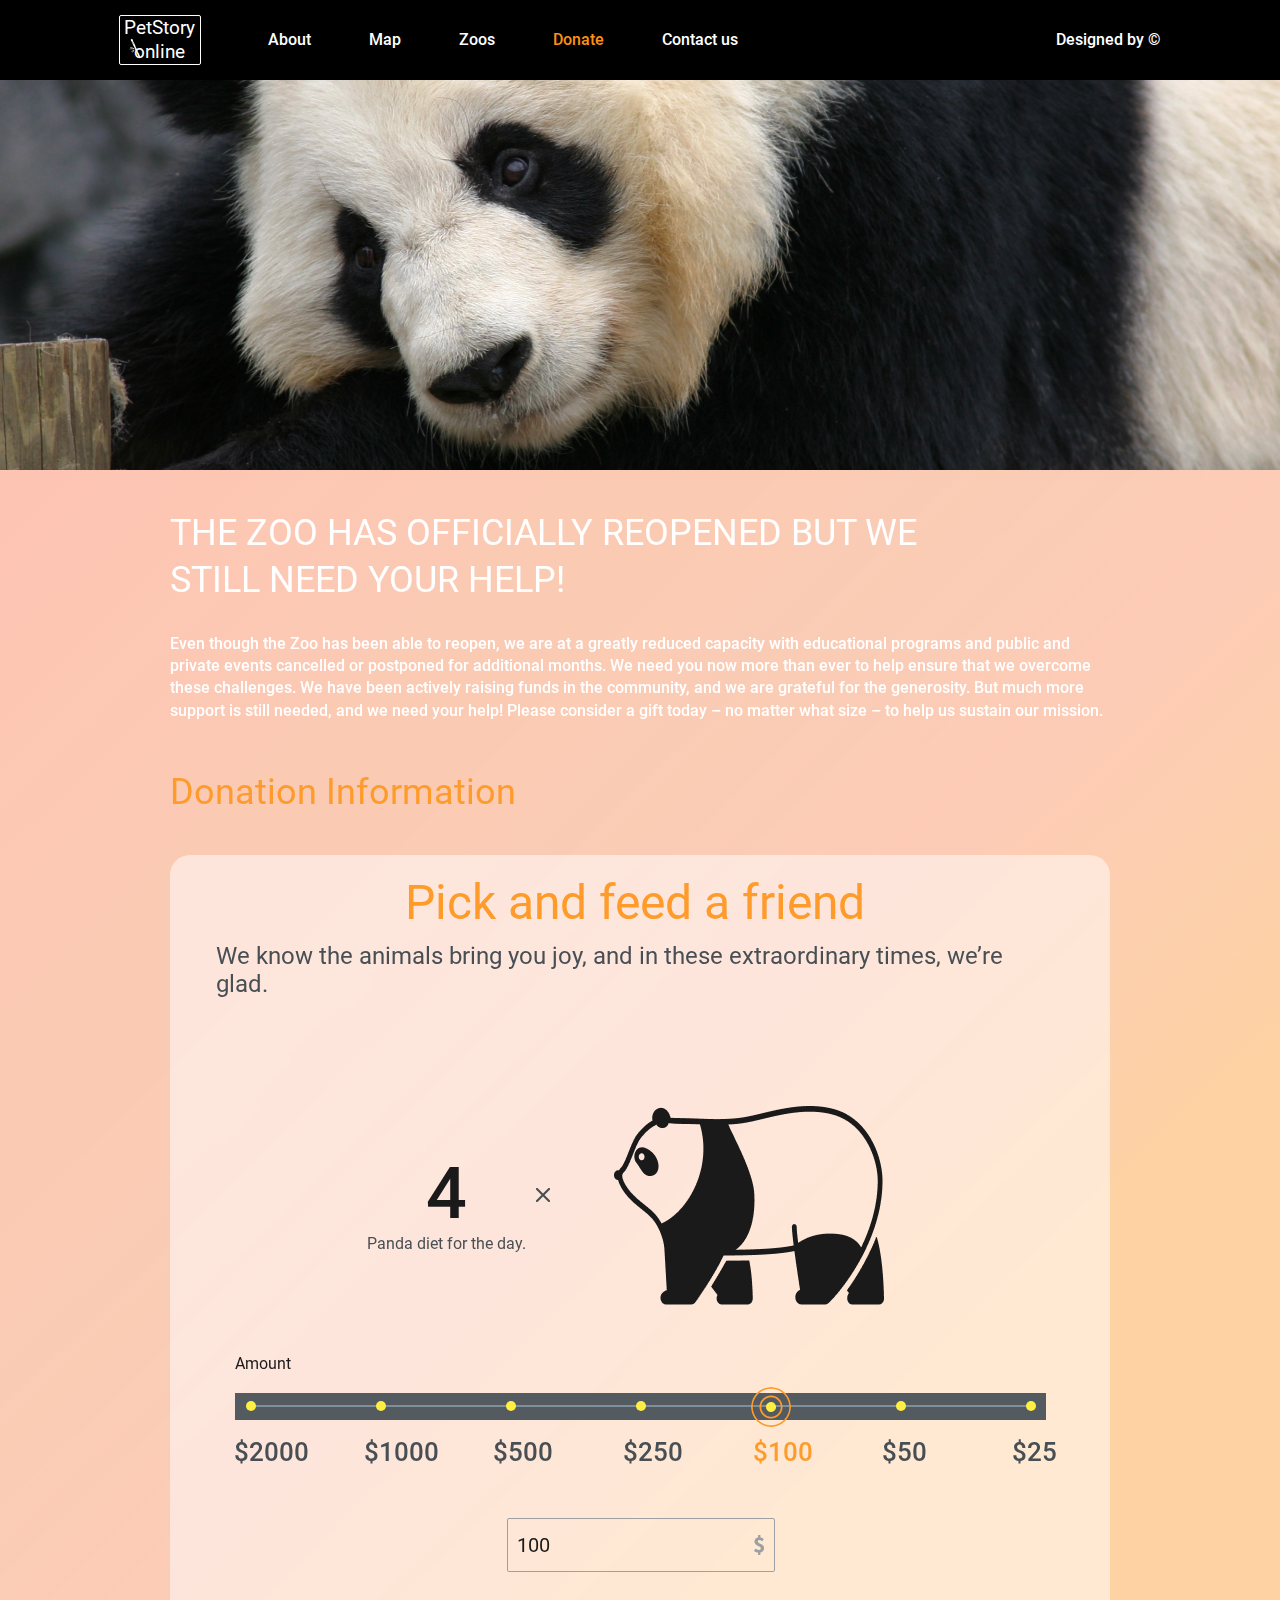
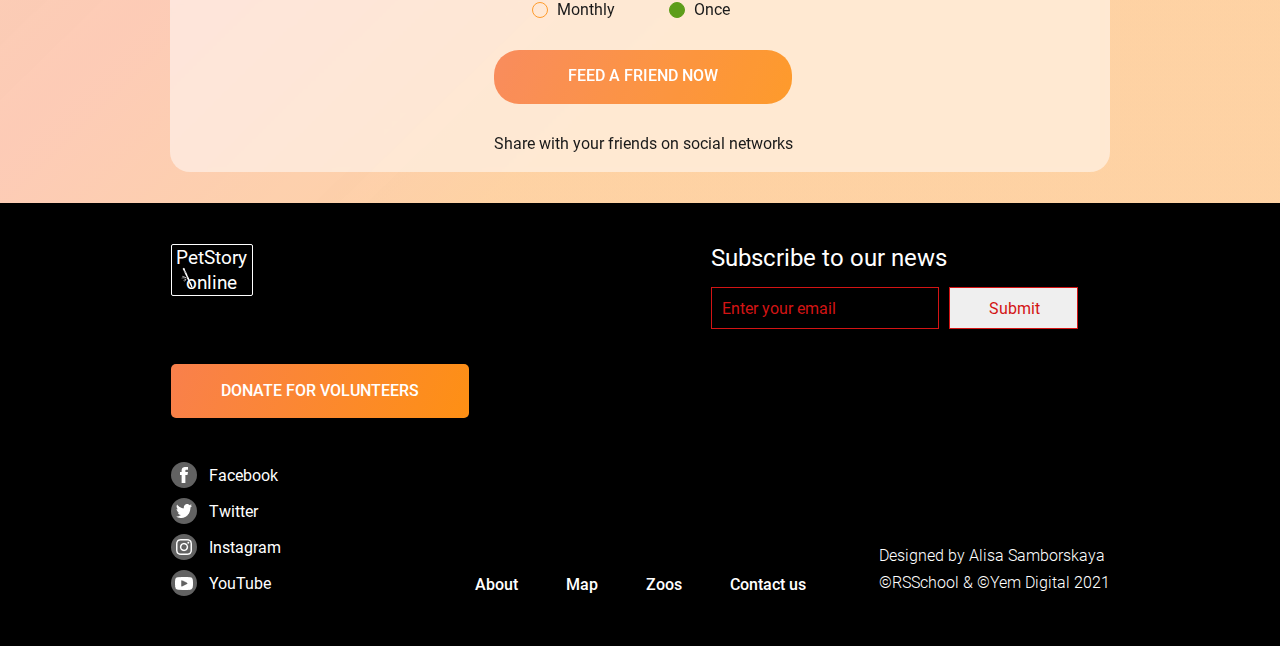
<file: online-zoo/pages/donate/index.html>
<!DOCTYPE html>
<html lang="en">
<head>
  <meta charset="UTF-8">
  <meta http-equiv="X-UA-Compatible" content="IE=edge">
  <meta name="viewport" content="width=device-width, initial-scale=1.0">
  <link rel="stylesheet" href="style.css">
  <title>Donate</title>
</head>
<body>

  <div class="hidden">
  <div class="header-fix">
  <header class="header">

    <div class="modal"></div>
    <div class="menu">
      <a class="logo__burger" href="../petstory/index.html">PetStory online
        <img class="bamboo-burger" src="../../assets/icons/bamboo-orange.png" alt="bamboo">
      </a>

      <ul class="list_burger">
        <li><a class="burger-item" href="../petstory/index.html">About</a></li>
                <li><a class="burger-item" href="">Map</a></li>
                <li><a class="burger-item" href="">Zoos</a></li>
                <li><a class="burger-item active__item-burger" href="../donate/index.html">Donate</a></li>
                <li><a class="burger-item" href="">Contact us</a></li>
                <li><a class="burger-item" target="_blank"  href="https://www.figma.com">Designed by ©</a></li>
      </ul>
    </div>

    <div class="header__container">
      <nav class="nav">
        <ul class="header__nav">
          <ul class="nav__list">
            <h1 class="logo__title">
              <a class="logo" href="../../pages/petstory/index.html">PetStory online
                <img class="bamboo" src="../../assets/icons/bamboo.png" alt="bamboo">
              </a>
            </h1>
            <li><a class="nav__item" href="../../pages/petstory/index.html">About</a></li>
            <li><a class="nav__item" href="">Map</a></li>
            <li><a class="nav__item" href="">Zoos</a></li>
            <li><a class="nav__item active__item" href="">Donate</a></li>
            <li><a class="nav__item" href="">Contact us</a></li>
          </ul>
          <div class="burger__menu">
            <div class="line"></div>
            <div class="line"></div>
            <div class="line"></div>
          </div>
          <li class="nav__design"><a class="nav__item" target="_blank"  href="https://www.figma.com">Designed by ©</a></li>
        </ul>
      </nav>
    </div>
  </header>
  </div>
  <div class="under-header"></div>

  <main class="main">
    <section class="panda"></section>

    <section class="donation">
      <div class="donation__top">
        <h3 class="donation__title">THE ZOO HAS OFFICIALLY REOPENED BUT WE STILL NEED YOUR HELP!</h3>
        <p class="donation__text">Even though the Zoo has been able to reopen, we are at a greatly reduced capacity with educational programs and public and private events cancelled or postponed for additional months. We need you now more than ever to help ensure that we overcome these challenges. We have been actively raising funds in the community, and we are grateful for the generosity.  But much more support is still needed, and we need your help! Please consider a gift today – no matter what size – to help us sustain our mission.</p>
        <h4 class="donation__inf">Donation Information</h4>
      </div>

      <div class="donation__content">
        <h4 class="feed__title">Pick and feed a friend</h4>
        <p class="feed__text">We know the animals bring you joy, and in these extraordinary times, we’re glad.</p>

        <div class="pet">
          <div class="pet__count">
            <div class="pet__figure">4</div>
            <p class="pet__text">Panda diet for the day.</p>
          </div>

          <img class="multiply" src="../../assets/icons/x_icon.png" alt="multiply">

          <img class="pet__panda" src="../../assets/icons/animals-widget.png" alt="animal">
        </div>

        <p class="amount">Amount</p>

        <div class="overflow">
          <div class="form__container">
            <form class="amount__rang">
            </form>
          </div>
        </div>
    

        <ul class="price__list">
        </ul>

        <div class="price__bottom">
          <input class="price__input" placeholder="Another amount" maxlength="4" onKeyPress="if(this.value.length==4) return false;" type="number">

          <img class="dollar" src="../../assets/icons/$.png" alt="$">


          <form class="amount__form">
            <input id="radio1" type="radio" name="radio" value="1">
	          <label class="radio-left" for="radio1">Monthly</label>
            <input checked id="radio2" type="radio" name="radio" value="1">
	          <label for="radio2">Once</label>
          </form>

        <button class="price__button">Feed a friend now</button>

        <p class="price__text">Share with your friends on social networks </p>
        </div>
      </div>
    </section>
  </main>

  <footer class="footer">
    <div class="footer__container">
      <div class="footer__top">
        <h2 class="logo__title">
          <a class="logo__footer" href="../../pages/petstory/index.html">PetStory online
            <img class="bamboo-footer" src="../../assets/icons/bamboo.png" alt="bamboo">
          </a>
        </h2>

        <div class="subscribe">
          <p class="subscribe__title">Subscribe to our news</p>
          <form>
            <input required class="input__email" type="email" placeholder="Enter your email">
            <button class="submit" type="submit">Submit</button>
          </form>
        </div>
      </div>

      
      <a href="../../pages/donate/index.html">
        <button class="donate__button">
          donate for volunteers
        </button>
      </a>

      <div class="contacts">
          <ul class="sotial__list">
            <li class="sotial__item">
              <div class="sotial__img">
                <img src="../../assets/icons/f.png" alt="Facebook">
              </div>
              <span><a class="sotial__text" target="_blank" href="https://www.facebook.com/">Facebook</a></span>
            </li>

            <li class="sotial__item">
              <div class="sotial__img">
                <img src="../../assets/icons/tw.png" alt="Twitter">
              </div>
              <span><a class="sotial__text" target="_blank" href="https://twitter.com/">Twitter</a></span>
            </li>

            <li class="sotial__item">
              <div class="sotial__img">
                <img src="../../assets/icons/in.png" alt="Instagram">
              </div>
              <span><a class="sotial__text" target="_blank" href="https://www.instagram.com/">Instagram</a></span>
            </li>

            <li class="sotial__item-youtube">
              <div class="sotial__img">
                <img src="../../assets/icons/y.png" alt="YouTube">
              </div>
              <span><a class="sotial__text" target="_blank" href="https://www.youtube.com/">YouTube</a></span>
            </li>
          </ul>

          <ul class="nav__list-footer footer__nav">
            <li><a class="nav__item-footer" href="../../pages/petstory/index.html">About</a></li>
            <li><a class="nav__item-footer" href="#">Map</a></li>
            <li><a class="nav__item-footer" href="#">Zoos</a></li>
            <li><a class="nav__item-footer" href="#">Contact us</a></li>
          </ul>

          <div class="designed">
            <p class="designed__text">
              Designed by Alisa Samborskaya
            </p>
            <p class="designed__text">
              ©RSSchool & ©Yem Digital 2021
            </p>
          </div>
      </div>
    </div>
  </footer>
</div>

  <script src="script.js"></script>
</body>
</html>
</file>
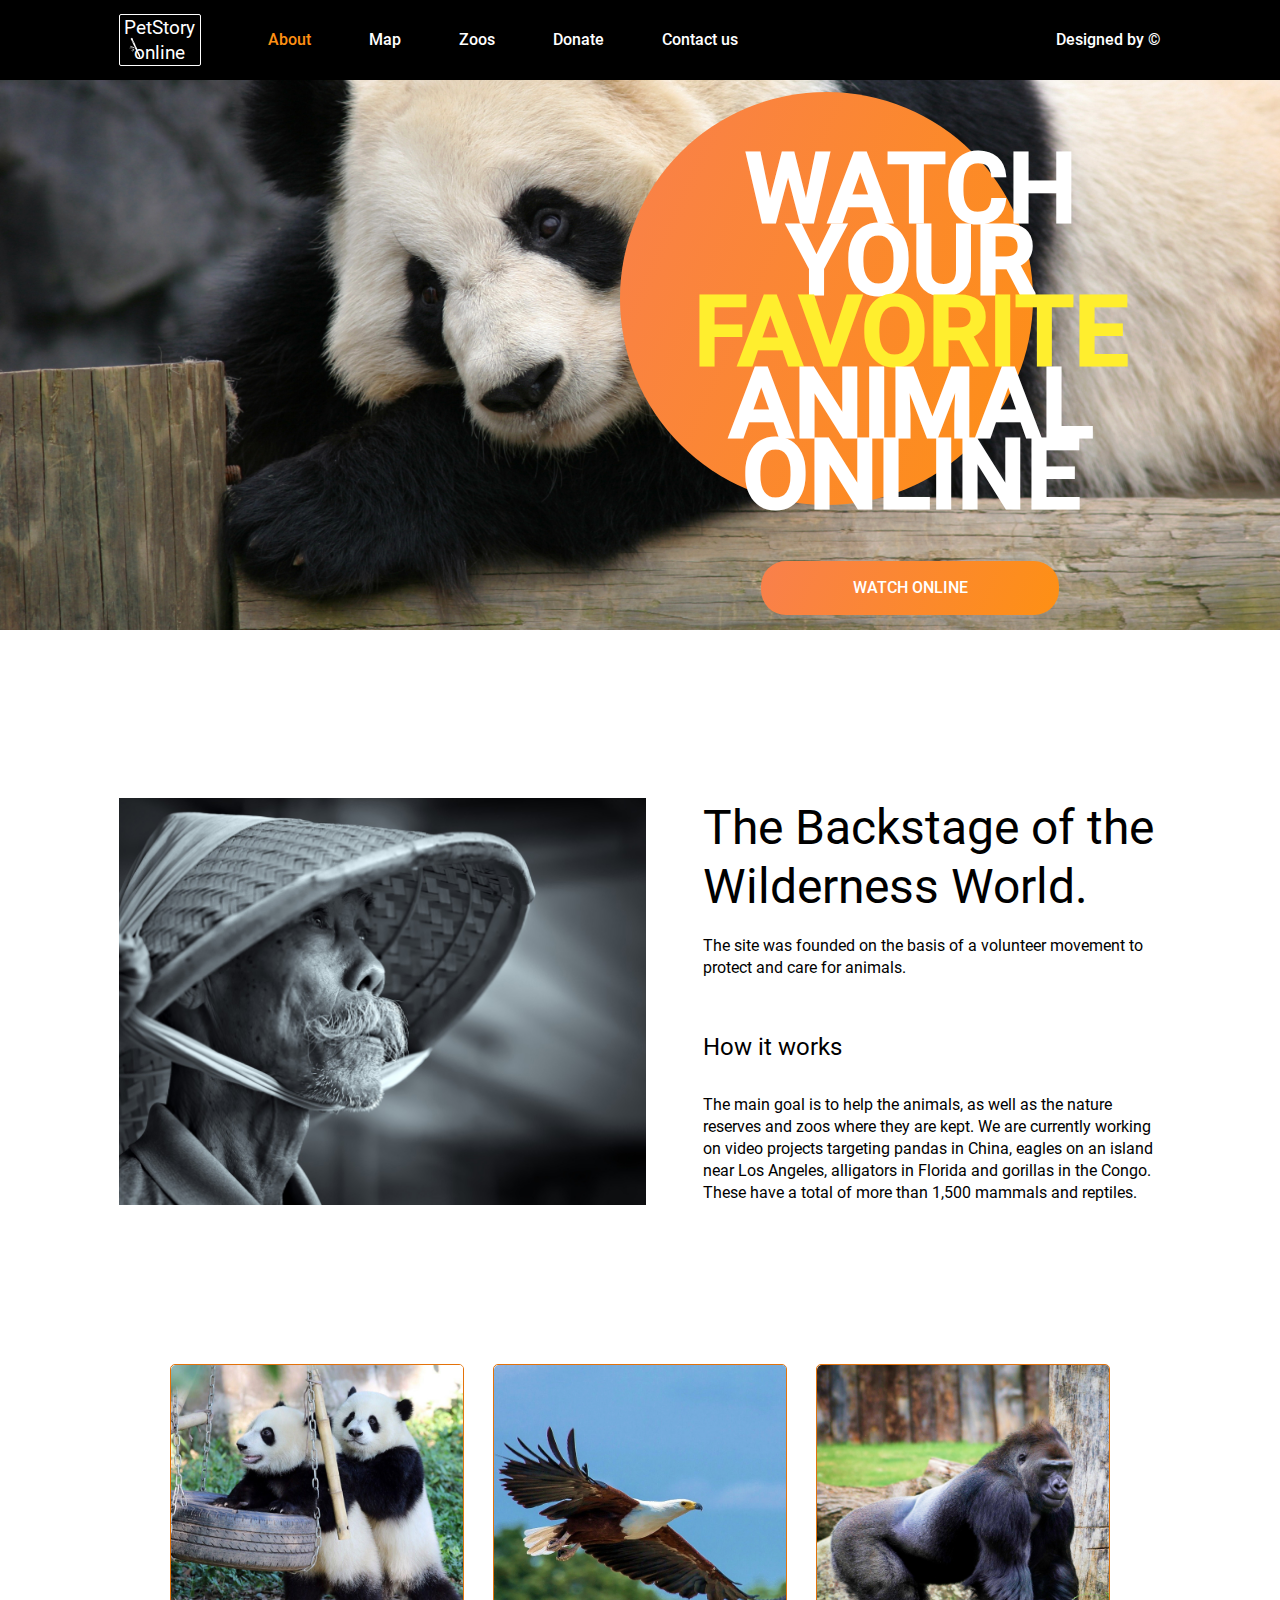
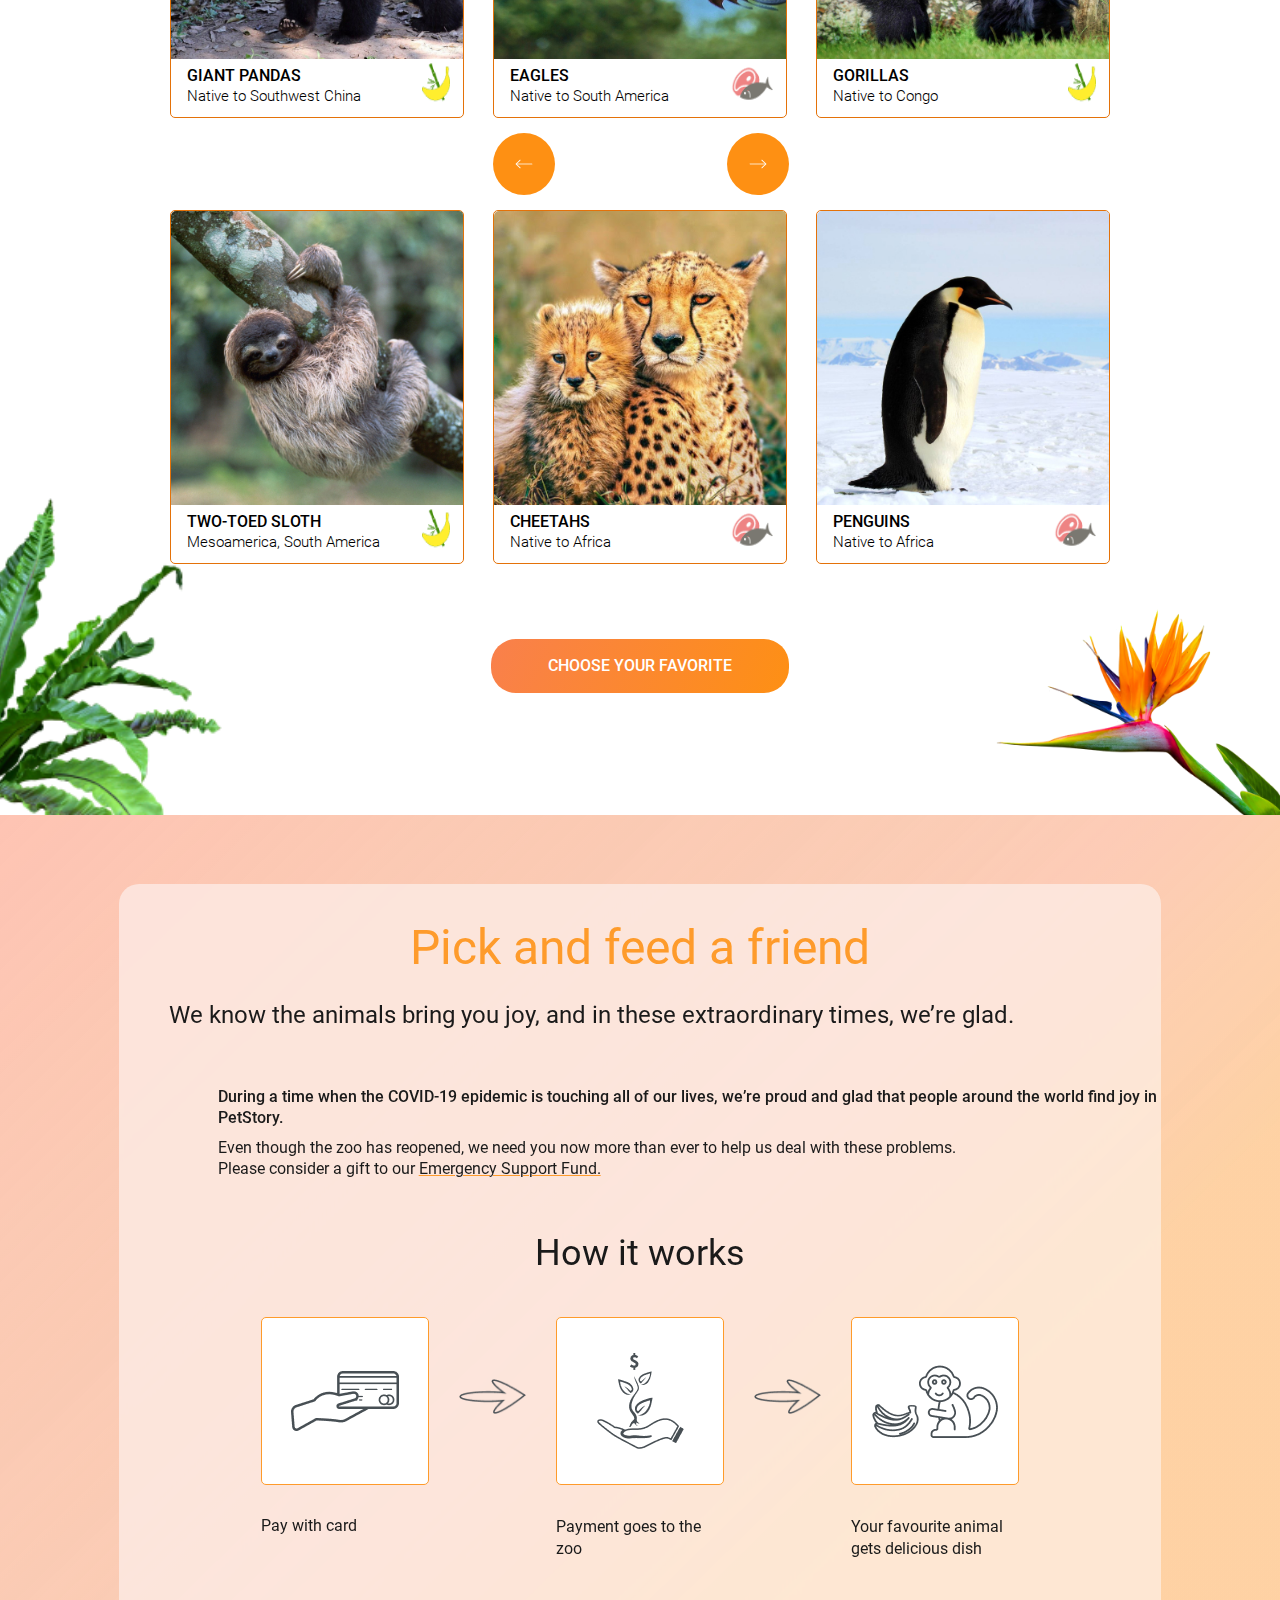
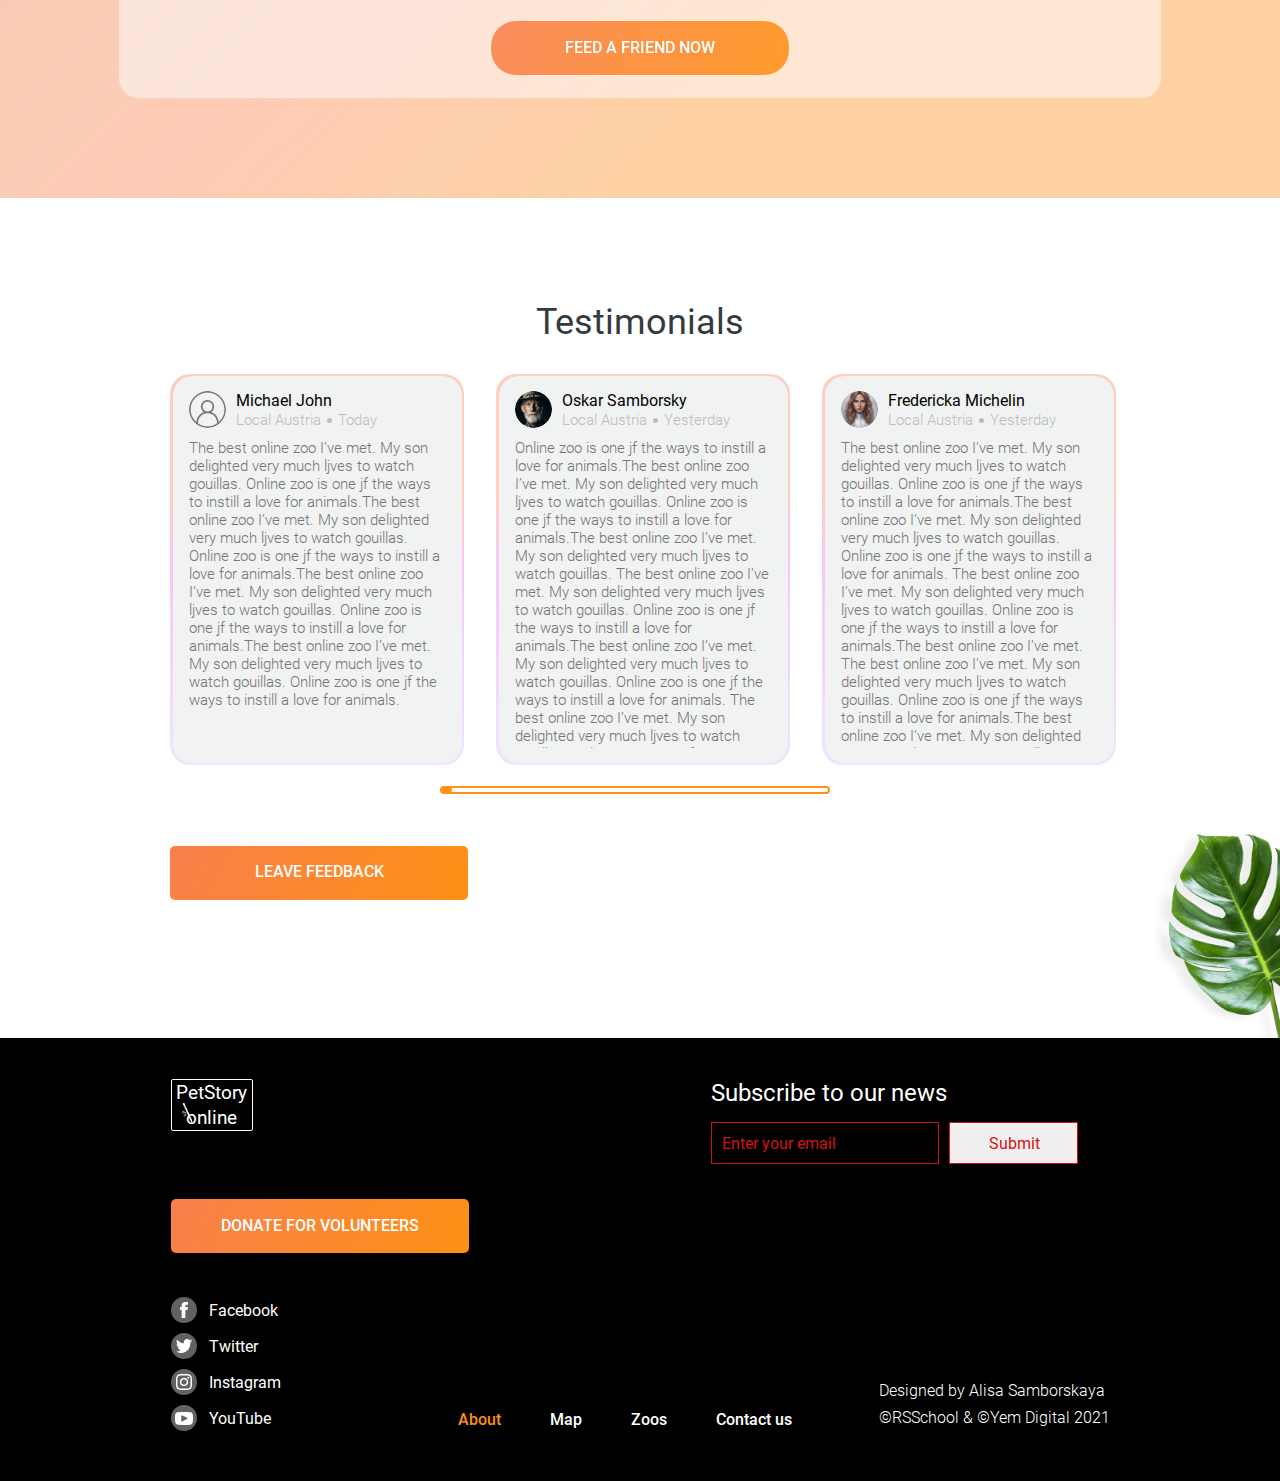
<file: online-zoo/pages/petstory/index.html>
<!DOCTYPE html>
<html lang="en">
<head>
  <meta charset="UTF-8">
  <meta http-equiv="X-UA-Compatible" content="IE=edge">
  <meta name="viewport" content="width=device-width, initial-scale=1.0">
  <link rel="stylesheet" href="style.css">
  <title>PetStory</title>
</head>
<body>

  

  <div class="hidden">
    <div class="header-fix">
      <header class="header">
        <div class="modal">

        </div>
        <div class="menu menu__close">
          <a class="logo__burger" href="index.html">PetStory online
            <img class="bamboo-burger" src="../../assets/icons/bamboo-orange.png" alt="bamboo">
          </a>
    
          <ul class="list_burger">
            <li><a class="burger-item active__item-burger" href="">About</a></li>
                    <li><a class="burger-item" href="">Map</a></li>
                    <li><a class="burger-item" href="">Zoos</a></li>
                    <li><a class="burger-item" href="../donate/index.html">Donate</a></li>
                    <li><a class="burger-item" href="">Contact us</a></li>
                    <li><a class="burger-item" target="_blank"  href="https://www.figma.com">Designed by ©</a></li>
          </ul>
      </div>

        <div class="header__container">
          <nav class="nav">
            <ul class="header__nav">
              <ul class="nav__list">
                <h1 class="logo__title">
                  <a class="logo" href="index.html">PetStory online
                    <img class="bamboo" src="../../assets/icons/bamboo.png" alt="bamboo">
                  </a>
                </h1>
                <li><a class="nav__item active__item" href="">About</a></li>
                <li><a class="nav__item" href="">Map</a></li>
                <li><a class="nav__item" href="">Zoos</a></li>
                <li><a class="nav__item" href="../donate/index.html">Donate</a></li>
                <li><a class="nav__item" href="">Contact us</a></li>
              </ul>
              <li><a class="nav__item" target="_blank"  href="https://www.figma.com">Designed by ©</a></li>

              <div class="burger__menu">
                <div class="line"></div>
                <div class="line"></div>
                <div class="line"></div>
              </div>
            </ul>
            
          </nav>
        </div>
      </header>
    </div>
    <div class="under-header"></div>
  
  
  <main class="main">
    <section class="watch">
      <div class="watch__circle">
        <h2 class="watch__title">Watch your <span class="yellow">favorite</span> animal online</h2>
      </div>
      <button class="watch__button">watch online</button>
    </section>
    
     <div class="backstage__container">
      <section class="backstage">
        <div class="backstage__img"></div>
        <div class="backstage__description">
          <h3 class="backstage__title">The Backstage of the Wilderness World.</h3>
          <p class="backstage__text">The site was founded on the basis of a volunteer movement to protect and care for animals.</p>
          <p class="backstage__title-two">How it works </p>
          <p class="backstage__text">The main goal is to help the animals, as well as the nature reserves and zoos where they are kept. We are currently working on video projects targeting pandas in China, eagles on an island near Los Angeles, alligators in Florida and gorillas in the Congo. These have a total of more than 1,500 mammals and reptiles.</p>
        </div>
      </section>
      <img class="flower" src="../../assets/images/flower_foto.png" alt="flower">
    </div>

    
    <div class="animals__container">
      <section class="animals">
        <button class="animals__arrow animals__arrow-left">
          <img class="arrow-left" src="../../assets/icons/left.png" alt="left">
        </button>

        <div class="animals__oveflow">
          <div class="animals__lists"></div>
        </div>

        <button class="animals__arrow animals__arrow-right">
          <img class="arrow-right" src="../../assets/icons/right.png" alt="right">
        </button>
      </section>

      <div class="button__container">
        <button class="animals__button">choose your favorite</button>
      </div>

      <img class="palm" src="../../assets/images/palm_foto2.png" alt="palm">
      <img class="strelitzia" src="../../assets/images/strelitzia.png" alt="strelitzia">
    </div>

   
    <section class="support">
      <div class="support__description">
        <h3 class="support__title">Pick and feed a friend</h3>
        <p class="support__text">
          We know the animals bring you joy, and in these extraordinary times, we’re glad.
        </p>
        <p class="covid__inf">
          During a time when the COVID-19 epidemic is touching all of our lives, we’re proud and glad that people around the world find joy in PetStory.
        </p>
        <p class="support__link">
          Even though the zoo has reopened, we need you now more than ever to help us deal with these problems. Please consider a gift to our <a class="link" href="../../pages/donate/index.html">Emergency Support Fund.</a> 
        </p>
        <p class="support__inf">
          How it works
        </p>

        <div class="support__list">
          <div class="support__item item__1">
            <div class="support__img">
              <img src="../../assets/icons/pay.png" alt="card">
            </div>
            <p>Pay with card</p>
          </div>

          <img class="vector" src="../../assets/icons/Vector.png" alt="arrow">
          <img class="newvector newvector-left" src="../../assets/icons/newarrow.png" alt="vector">
          <img class="vector__vert vector__vert-left" src="../../assets/icons/vert.png" alt="vector">

          <div class="support__item item__2">
            <div class="support__img">
              <img src="../../assets/icons/zoo.png" alt="zoo">
            </div>
            <p class="line__height">Payment goes to the zoo</p>
          </div>

          <img class="vector" src="../../assets/icons/Vector.png" alt="arrow">
          <img class="newvector newvector-right" src="../../assets/icons/newarrow.png" alt="">
          <img class="vector__vert vector__vert-right" src="../../assets/icons/vert.png" alt="vector">

          <div class="support__item item__3">
            <div class="support__img">
              <img src="../../assets/icons/monkey.png" alt="monkey">
            </div>
            <p class="line__height">Your favourite animal gets delicious dish</p>
          </div>
        </div>

        <div class="container__buttonsp">
            <a href="../../pages/donate/index.html">
              <button class="support__button">Feed a friend now</button>
            </a>
    
        </div>
      </div>
    </section>

    <section class="testimonials">
      <div class="testimonials__text">
        <h4 class="testimonials__title">
          Testimonials
        </h4>

        <div class="testimonials__overflow">
          <div class="testimonials__list"></div>
        </div>


        <div class="range">
          <input class="input__range" type="range" value="0" min="0" max="7" step="1">
        </div>

        <button class="testimonials__button">leave feedback</button>
      </div>
      <img class="leav" src="../../assets/icons/leav_foto.png" alt="leav">
    </section>
  </main>

  <footer class="footer">
    <div class="footer__container">
      <div class="footer__top">
        <h2 class="logo__title">
          <a class="logo__footer" href="index.html">PetStory online
            <img class="bamboo-footer" src="../../assets/icons/bamboo.png" alt="bamboo">
          </a>
        </h2>

        <div class="subscribe">
          <p class="subscribe__title">Subscribe to our news</p>
          <form>
            <input required class="input__email" type="email" placeholder="Enter your email">
            <button class="submit" type="submit">Submit</button>
          </form>
        </div>
      </div>

      <a href="../../pages/donate/index.html">
          <button class="donate__button">
            donate for volunteers
          </button>
      </a>

      <div class="contacts">
          <ul class="sotial__list">
            <li class="sotial__item">
              <div class="sotial__img">
                <img src="../../assets/icons/f.png" alt="Facebook">
              </div>
              <span><a class="sotial__text" target="_blank" href="https://www.facebook.com/">Facebook</a></span>
            </li>

            <li class="sotial__item">
              <div class="sotial__img">
                <img src="../../assets/icons/tw.png" alt="Twitter">
              </div>
              <span><a class="sotial__text" target="_blank" href="https://twitter.com/">Twitter</a></span>
            </li>

            <li class="sotial__item">
              <div class="sotial__img">
                <img src="../../assets/icons/in.png" alt="Instagram">
              </div>
              <span><a class="sotial__text" target="_blank" href="https://www.instagram.com/">Instagram</a></span>
            </li>

            <li class="sotial__item-youtube">
              <div class="sotial__img">
                <img src="../../assets/icons/y.png" alt="YouTube">
              </div>
              <span><a class="sotial__text" target="_blank" href="https://www.youtube.com/">YouTube</a></span>
            </li>
          </ul>

          <ul class="nav__list-footer footer__nav">
            <li><a class="nav__item-footer active__item" href="#">About</a></li>
            <li><a class="nav__item-footer" href="#">Map</a></li>
            <li><a class="nav__item-footer" href="#">Zoos</a></li>
            <li><a class="nav__item-footer" href="#">Contact us</a></li>
          </ul>

          <div class="designed">
            <p class="designed__text">
              Designed by Alisa Samborskaya
            </p>
            <p class="designed__text">
              ©RSSchool & ©Yem Digital 2021
            </p>
          </div>
      </div>
    </div>
  </footer>
</div>

  <script src="script.js"></script>
</body>
</html>
</file>
<file: online-zoo/pages/donate/style.css>
@font-face {
  font-family: 'Roboto';
  src: url(../../assets/fonts/Roboto/Roboto-Light.ttf);
  font-weight: 300;
  font-style: normal;
  }

@font-face {
  font-family: 'Roboto';
  src: url(../../assets/fonts/Roboto/Roboto-Regular.ttf);
  font-weight: 400;
  font-style: normal;
}

@font-face {
  font-family: 'Roboto';
  src: url(../../assets/fonts/Roboto/Roboto-Medium.ttf);
  font-weight: 500;
  font-style: normal;
}

* {
  margin: 0;
  padding: 0;
  list-style: none;
  text-decoration: none;
  box-sizing: border-box;
  font-size: 16px;
  font-family: 'Roboto', sans-serif;
  font-weight: 400;
}

a {
  color: var(--color-white);
}

:root {
  --color-white: #ffffff;
  --color-black: #000000;
  --color-orange-gradient: linear-gradient(113.96deg, #F9804B 1.49%, #FE9013 101.44%);
  --color-orange: #FE9013;
  --color-dark-orange: #E47209;
  --color-yellow: #FFEE2E;
}

.under-header {
  display: none;
}

.body {
  overflow: hidden;
}

.hidden {
  overflow: hidden;
}

.header {
  background-color: var(--color-black);
  position: relative;
  z-index: 2;
}

.header__container {
  max-width: 1160px;
  margin: 0 auto;
}

.header__nav {
  display: flex;
  justify-content: space-between;
  align-items: center;
  height: 80px;
  color: var(--color-white);
}

.nav__list {
  display: flex;
  align-items: center;
  gap: 58px;
  background: #000;
}

.logo {
  position: relative;
  display: inline-block;
  width: 82px;
  height: 52;
  text-align: center;
  border: 1.3px solid var(--color-white);
  border-radius: 2px;
  font-size: 19px;
  line-height: 127%;
  margin-right: 5px;
}

.bamboo {
  position: absolute;
  left: 9px;
  top: 22px;
}

.nav__item {
  font-weight: 500;
  line-height: 140%;
}

.nav__item:hover {
  color: var(--color-orange);
}

.nav__item:active {
  color:#4B9200;
}

.active__item {
  color: var(--color-orange);
}


/* menu */

.menu {
  display: block;
  position: absolute;
  right: -100vw;
  background-color: var(--color-white);
  height: 329px;
  width: 0vw;
  z-index: 11;
}

.menu__close {
  animation: Anim2 1s;
  animation-fill-mode: forwards;
}

@keyframes Anim2 {
  from {
    right: 0vw;
    width: 100vw;
  }

  to {
    right: -100vw;
    width: 0vw;
  }
}

.activ__menu {
  display: block;
  animation: Anim 1s;
  animation-fill-mode: forwards;
}

@keyframes Anim {
  from {
    width: 0vw;
    right: -100vw;
  }

  to {
    width: 100vw;
    right: 0px;
  }
}


.logo__burger {
  display: inline-block;
  width: 65px;
  height: 41px;
  text-align: center;
  border: 1.3px solid var(--color-orange);
  border-radius: 2px;
  font-size: 15px;
  line-height: 18px;
  margin: 10px;
  color: var(--color-orange);
}

.bamboo-burger {
  position: relative;
  height: 12px;
  right: 46px;
  top: -1px;
}

.list_burger {
  margin-top: 30px;
  margin-left: 10px;
  display: flex;
  flex-direction: column;
  gap: 15px;
}

.burger-item {
  color: #333B41;
  font-size: 16px;
  line-height: 22px;
}

.burger-item:hover {
  color: var(--color-orange);
}

.active__item-burger {
  color: var(--color-orange);
}


.burger__menu {
  display: none;
  position: absolute;
  right: 20px;
  z-index: 12;
}

.line {
  height: 2px;
  width: 18px;
  background-color: var(--color-white);
  border-radius: 2px;
}


.close {
  display: none;
}

.rotate-left {
  transform: rotateZ(45deg);
  transition-duration: 0.5s;
  position: absolute;
  top: 0px;
  background-color: var(--color-orange);
}

.rotate-right {
  transform: rotateZ(-45deg);
  transition-duration: 0.5s;
  background-color: var(--color-orange);
}


.modal {
  display: none;
}

.modal__active {
  display: block;
  position: absolute;
  width: 100vw;
  height: 100vh;
  background-color: hsla(0, 0%, 45%, 0.947);
  opacity: 0.9;
}

.panda {
  min-width: 100vw;
  margin: 0 auto;
  height: 385px;
  padding-top: 12px;
  background-position: 0 -208px;
  background-repeat: no-repeat;
  background-size: cover;
  background-image: url(../../assets/images/panda_bg.jpg);
}

.donation {
  height: 1482px;
  background: linear-gradient(315.75deg, rgba(254, 210, 144, 0.7) 30.06%, #FEBDAB 100.95%, rgba(254, 210, 144, 0.7) 106.36%), linear-gradient(315.75deg, rgba(254, 189, 171, 0.74) 30.06%, rgba(243, 169, 248, 0.66) 50.74%, #E0D8F0 80.49%, #EAF7FE 127.9%, #EAF7FE 149.54%), linear-gradient(315.75deg, rgba(254, 189, 171, 0.74) 30.06%, rgba(243, 169, 248, 0.66) 50.74%, #E0D8F0 80.49%, #EAF7FE 127.9%, #EAF7FE 149.54%);
  opacity: 0.9;
  padding-top: 40px;
}

.donation__content {
  width: 1162px;
  height: 964px;
  margin: 0 auto;
  background: rgba(255, 255, 255, 0.52);
  backdrop-filter: blur(2px);
  border-radius: 20px;
  padding-left: 92px;
  padding-right: 96px;
}

.donation__top {
  width: 1160px;
  margin: 0 auto;
}

.donation__title {
  margin-bottom: 10px;
  line-height: 46.8px;
  font-size: 36px;
  color: var(--color-white);
}

.donation__text {
  font-weight: 500;
  color: var(--color-white);
  line-height: 22.4px;
  margin-bottom: 47px;
}

.donation__inf {
  color: var(--color-orange);
  line-height: 46.8px;
  font-size: 36px;
  margin-bottom: 60px;
}

.feed__title {
  color: var(--color-orange);
  font-size: 48px;
  line-height: 57.6px;
  padding-top: 40px;
  margin-bottom: 20px;
  text-align: center;
  margin-left: -6px;
}

.feed__text {
  font-size: 24px;
  line-height: 28.8px;
  color:  #333B41;
  margin-bottom: 60px;
}

.pet {
  display: flex;
  align-items: center;
}

.pet__count {
  padding-top: 56px;
}

.pet__figure {
  font-size: 72px;
  line-height: 57.6px;
  font-weight: 500;
  padding-left: 275px;
  margin-bottom: 11px;
}

.pet__text {
  color: #333B41;
  line-height: 22.4px;
  margin-left: 217px;
}

.multiply {
  padding-top: 25px;
  padding-right: 64px;
  padding-left: 10px;
}

.amount {
  margin-top: 48px;
  margin-bottom: 10px;
}

.price__list {
  display: flex;
  justify-content: space-between;
  margin-right: 5px;
  margin-left: -3px;
  margin-bottom: 47px;
  margin-top: 2px;
}

.price__item {
  width: 60px;
  padding-top: 6px;
  font-size: 26px;
  font-weight: 500;
  color: #333B41;
  line-height: 36.4px;
  cursor: pointer;
}

.price__bottom {
  display: flex;
  justify-content: center;
  flex-direction: column;
  align-items: center;
  position: relative;
}

.price__input {
  width: 268px;
  height: 54px;
  background-color: transparent;
  border: #929699 solid 1px;
  border-radius: 2px;
  padding: 16px 9px;
  margin-bottom: 25px;
  margin-left: 5px;
  font-size: 20px;
}


.price__button {
  height: 54px;
  width: 298px;
  margin-top: 34px;
  margin-bottom: 30px;
  border: none;
  border-radius: 25px;
  background: var(--color-orange-gradient);
  cursor: pointer;
  color: var(--color-white);
  font-weight: 500;
  text-transform: uppercase;
  line-height: 22.4px;
  margin-left: 10px;
}

.price__text {
  margin-left: 10px;
}

.price__button:hover {
  background: var(--color-dark-orange);
}

.price__button:active {
  background: #4B9200;
}

.amount {
  padding-left: 5px;
}

.footer {
  padding-top: 41px;
  background-color: var(--color-black);
  padding-bottom: 50px;
}

.footer__container {
  width: 1160px;
  margin: 0 auto;
}

.footer__top {
  display: flex;
  justify-content: space-between;
}

.subscribe__title {
  line-height: 28.8px;
  color: var(--color-white);
  font-size: 24px;
  padding-bottom: 14px;
}

.input__email {
  width: 228px;
  height: 42px;
  background-color: transparent;
  border: 1px solid var(--color-orange);
  color: var(--color-white);
  padding: 10px;
  line-height: 22.4px;
  margin-right: 6px;
}

.input__email::placeholder {
  color: var(--color-white);
  line-height: 22.4px;
}

.submit {
  width: 129px;
  height: 42px;
  padding: 10px 39px;
  line-height: 22.4px;
  color: #333B41;
  border: 1px solid #333B41;
  cursor: pointer;
}

.input__email:invalid ~ .submit {
  color: #D31414;
  border: 1px solid #D31414;
}

.input__email:invalid {
  border: 1px solid #D31414;
}

.input__email:invalid::placeholder {
  color: #D31414;
}

.input__email:valid ~ .submit {
  color: #4B9200;
  border: 1px solid #4B9200;
}

.input__email:valid {
  border: 1px solid #4B9200;
}

.input__email:valid::placeholder {
  color: #4B9200;
}

.donate__button {
  height: 54px;
  width: 298px;
  margin-top: 35px;
  border: none;
  border-radius: 5px;
  background: var(--color-orange-gradient);
  cursor: pointer;
  color: var(--color-white);
  font-weight: 500;
  text-transform: uppercase;
  line-height: 22.4px;
}

.donate__button:hover {
  background: var(--color-dark-orange);
}

.donate__button:active {
  background: #4B9200;
}

.contacts {
  margin-top: 44px;
  display: flex;
  justify-content: space-between;
  align-items: flex-end;
}

.sotial__item {
  cursor: pointer;
  margin-bottom: 10px;
  display: flex;
  align-items: center;
}

.sotial__item-youtube {
  cursor: pointer;
  display: flex;
  align-items: center;
}

.sotial__text {
  color: var(--color-white);
  padding-left: 12px;
}

.sotial__item:hover .sotial__text {
  color: var(--color-orange);
}

.sotial__item:active .sotial__text {
  color: #4B9200;
}

.sotial__item:hover .sotial__img {
  background-color: var(--color-orange);
}

.sotial__item:active .sotial__img {
  background-color: #4B9200;
}

.sotial__item-youtube:hover  .sotial__text {
  color: var(--color-orange);
}

.sotial__item-youtube:active .sotial__text {
  color: #4B9200;
}

.sotial__item-youtube:hover .sotial__img {
  background-color: var(--color-orange);
}

.sotial__item-youtube:active .sotial__img {
  background-color: #4B9200;
}

.sotial__img {
  width: 26px;
  height: 26px;
  border-radius: 50%;
  background-color: #C4C4C480;
  display: flex;
  justify-content: center;
  align-items: center;
}

.designed__text {
  line-height: 27px;
  font-weight: 100;
  color: var(--color-white);
}

.designed:hover p{
  color: var(--color-orange);
  text-decoration: underline;
}

.designed:active p{
  color: #4B9200;
  text-decoration: underline;
}

.footer__nav {
  padding-left: 120px;
}

.radio_label {
  color: #333B41;
  line-height: 22.4px;
}

.amount__form input[type=radio] {
	display: none;
  width: 100px;
}

.amount__form label {
	display: inline-block;
	cursor: pointer;
	position: relative;
	padding-left: 25px;
	line-height: 18px;
	user-select: none;
}

.amount__form label:before {
	content: "";
	display: inline-block;
	width: 14px;
	height: 14px;
	position: absolute;
	left: 0px;
	bottom: 1px;
	background-color: transparent;
  border: 1px solid var(--color-orange);
  border-radius: 50%;
}

.amount__form input[type=radio]:checked +label:before {
	background-color: #4B9200;
  border: 1px solid #4B9200;
}

.radio-left {
  margin-right: 50px;
  margin-left: -15px;
}

input[type='number'] {
  -moz-appearance:textfield;
}

input::-webkit-outer-spin-button,
input::-webkit-inner-spin-button {
  -webkit-appearance: none;
}

.overflow {
  width: 976px;
  height: 43px;
  padding-top: 10px;
  overflow-y: hidden;
}

.form__container {
  width: 976px;
  height: 27px;
}

.amount__rang {
  background-color: #404950;
  width: 1090px;
  height: 27px;
  position: relative;
}

.amount__rang::after {
  content: '';
  display: inline-block;
  width: 911px;
  height: 2px;
  background-color: #72828E;
  position: relative;
  top: -20px;
  left: 29px;
}

.amount__rang input[type='radio'] {
  display: none;
}

.amount__rang label {
	display: inline-block;
	cursor: pointer;
	position: relative;
	padding-left: 130px;
	user-select: none;
}

.amount__rang label:before {
	content: "";
	display: inline-block;
	width: 10px;
	height: 10px;
	position: absolute;
	right: 91px;
	bottom: -3px;
	background-color: #FFEE2E;
  border-radius: 50%;
  z-index: 3;
}

.label1 {
  margin-left: 10px;
}

.dollar {
  position: absolute;
  top: 17px;
  right: 361px;
}


.active {
  color: var(--color-orange);
}

.checked +label:before {
  background: url(../../assets/icons/Group.png) no-repeat;
  width: 40px;
	height: 40px;
  bottom: -19px;
  left: 10px;
}


.logo__footer {
  position: relative;
  display: inline-block;
  width: 82px;
  height: 52px;
  text-align: center;
  border: 1.3px solid var(--color-white);
  border-radius: 2px;
  font-size: 19px;
  line-height: 25px;
  margin-right: 5px;
}

.nav__list-footer {
  display: flex;
  align-items: center;
  gap: 58px;
  background: #000;
}

.nav__item-footer {
  font-weight: 500;
  line-height: 140%;
}

.nav__item-footer:hover {
  color: var(--color-orange);
}

.nav__item-footer:active {
  color:#4B9200;
}

.bamboo-footer {
  position: absolute;
  left: 9px;
  top: 22px;
  height: 21px;
}

@media (max-width: 1590px) {
  .price__button {
    margin-top: 31px;
  }

  .footer__container {
    width: 939px;
  }
  .subscribe {
   padding-right: 32px;
  }

  .footer__nav {
    padding-left: 91px;
  }

  .nav__list-footer {
    gap: 49px;
  }

  .donation__top {
    width: 940px;
  }

  .donation__title {
    width: 778px;
    margin-bottom: 29px;
  }

  .donation {
    height: 1333px;
  }

  .nav__list-footer {
    gap: 48px;
  }

  .footer__nav {
    padding-left: 122px;
  }
  
  .donation__content {
    width: 940px;
    height: 917px;
    padding-left: 46px;
    padding-right: 50px;
  }

  .donation__inf {
    margin-bottom: 39px;
  }

  .feed__title {
    padding-top: 19px;
    margin-bottom: 10px;
  }

  .pet {
    justify-content: center;
  }

  .pet__figure {
    padding-left: 47px;
  }

  .pet__text {
    margin-left: -12px;
  }

  .amount {
    padding-left: 19px;
    margin-top: 49px;
  }

  .overflow {
    overflow: hidden;
    width: 830px;
    height: 45px;
    padding-left: 19px;
  }

  .price__item {
    padding-top: 1px;
  }

  .amount__rang label:before {
    right: 109px;
  }

  .amount__rang::after {
    width: 779px;
    left: 16px;
  } 

  .checked +label:before {
    left: -4px;
  }

  .input__rang1 {
    display: none;
  }
  
  .price__list {
    margin-right: -12px;
    margin-left: 18px;
    margin-top: 5px;
  }

  .dollar {
    right: 296px;
  }

  .price__input {
    margin-bottom: 28px;
  }

}

@media (max-width: 1400px) {
  .panda {
    height: 390px;
    background-position: -171px -205px;
    background-size: auto;
  }
}

@media (max-width: 1000px) {

  .header__container {
    width: 940px;
    height: 80px;
    background-color: #000;
  }

  .nav__list {
    gap: 48px;
  }

  .logo {
    margin-right: 13px;
  }

  .form__container {
    width: 600px;
    height: 27px;
  } 
}


@media (max-width: 970px) {

  .footer {
    padding-top: 11px;
    position: relative;
  }

  .logo__footer {
    line-height: 23px;
  }

  .footer__container {
    width: 600px;
  }

  .subscribe {
    display: none;
  }

  .checked +label:before {
    left: 20px;
  }

  .donate__button {
    margin-top: 33px;
  }

  .sotial__text {
    display: none;
  }

  .sotial__list {
    position: absolute;
    top: 12px;
    right: 20px;
  }

  .sotial__item {
    margin-bottom: 20px;
  }

  .footer__nav {
    padding-left: 1px;
  }

  .nav__list-footer {
    gap: 37px;
  }

  .contacts {
    margin-top: 66px;
  }
  
  .donation {
    padding-top: 31px;
  }

  .panda {
    height: 335px;
    background-position: -370px -221px;
  }

  .donation__title {
    font-size: 24px;
    width: 600px;
    margin-bottom: 19px;
    padding-left: 0px;
    line-height: 28px;
  }

  .donation__text {
    width: 613px;
    padding-left: 0px;
    line-height: 22px;
    margin-bottom: 32px;
  }

  .donation__inf {
    margin-bottom: 30px;
    padding-left: 0px;
  } 

  .donation__content {
    width: 600px;
    height: 918px;
    padding-left: 46px;
    padding-right: 50px;
  }

  .feed__title {
    padding-top: 30px;
    margin-bottom: 21px;
    margin-left: 2px;
  }

  .feed__text {
    text-align: center;
    margin-bottom: 51px;
    margin-left: -13px;
    margin-right: -15px;
  }

  .pet__count {
    padding-top: 56px;
  }

  .pet__text {
    width: 159px;
  }

  .amount {
    margin-left: -36px;
    margin-top: 40px;
    margin-bottom: 1px;
    padding-left: 0px;
  }

  .overflow {
    overflow: hidden;
    width: 600px;
    padding-left: 0px;
    margin-left: -46px;
    padding-top: -1px;
    height: 45px;
  }

  .input__rang2 {
    display: none;
  }

  .overflow {
    overflow: hidden;
  }

  .amount__rang::after {
    width: 524px;
    left: 35px;
  }

  .amount__rang label:before {
    right: 85px;
  }


  .price__list {
    margin-right: -43px;
    margin-left: -32px;
    margin-top: 0px;
  } 

  .price__input {
    width: 182px;
    height: 42px;
    margin-bottom: 32px;
  }

  .dollar {
    right: 170px;
    top: 13px;
  }

  .price__button {
    margin-top: 31px;
    margin-bottom: 31px;
  }

  .amount__rang {
    width: 700px;
  }

  .donation__top {
    width: 600px;
  }

}

@media (max-width: 620px) {

  .footer {
    padding-bottom: 30px;
  }

  .logo__footer {
    width: 179px;
    height: 29px;
    border: none;
    margin-top: 10px;
    margin-left: 59px;
  }

  .bamboo-footer {
    height: 22px;
    left: 97px;
    top: -4px;
  }

  .sotial__list {
    display: flex;
    gap: 30px;
    top: 74px;
    right: 65px;
  }

  .sotial__item-youtube {
    height: 26px;
  }

  .footer__container {
    width: 298px;
  }

  .donate__button {
    margin-top: 78px;
  }

  .contacts {
    flex-direction: column-reverse;
    margin-top: 27px;
    gap: 27px;
  }

  .designed__text {
    font-size: 15px;
    line-height: 28px;
  }

  .footer__nav {
    padding-left: 0px;
    padding-right: 9px;
  }

  .nav__list-footer {
    gap: 30px;
  }
}

@media (max-width: 768px) {
  .nav__item {
    display: none;
  }

  .nav__design {
    display: none;
  }

  .nav__list {
    gap: 0px;
  }

  .burger__menu {
    display: flex;
    flex-direction: column;
    gap: 2px;
    cursor: pointer;
  }

  .header__container {
    height: 34px;
  }
}


@media ((max-width: 1599px) and (min-width: 1001px)) {
  .header__container {
    max-width: calc(940px + 220 * ((100vw - 1000px) / (1600 - 1000)));
  }

  .logo {
    margin-right: calc(13px - 8 * ((100vw - 1000px) / (1600 - 1000)));
  }
}

/* 600 */

@media (max-width: 640px) {

  .header-fix {
    position: fixed;
    width: 100%;
    z-index: 10;
  }

  .price__item {
    padding-top: 5px;
  }

  .under-header {
    display: block;
    max-width: 600px;
    height: 34px;
    background-color: var(--color-black);
  }

  .header__container {
    max-width: 600px;
    height: 34px; 
  }

  .header__nav {
    height: 34px; 
  }

  .logo {
    width: 47px;
    height: 29px;
    font-size: 12px;
    line-height: 15px;
    border: none;
  }

  .bamboo {
    height: 12px;
    left: 3px;
    top: 14px;
  }

}

@media (max-width: 630px) {
  .panda {
    height: 187px;
    background-position: 0px 0px;
    background-size: cover;
  }

  .donation__top {
    width: 300px;
  }

  .donation__title {
    width: 300px;
    margin-bottom: 21px;
  }

  .donation__text {
    width: 300px;
    margin-bottom: 23px;
  }

  .donation__inf {
    font-size: 24px;
    margin-bottom: 21px;
  }

  .donation__content {
    width: 301px;
    height: 591px;
    padding-left: 10px;
    padding-right: 9px;
  }

  .feed__title {
    font-size: 24px;
    line-height: 29px;
    padding-top: 19px;
    margin-bottom: 9px;
  }

  .feed__text {
    font-size: 16px;
    line-height: 22px;
    margin-bottom: 11px;
  }

  .pet {
    width: 300px;
  }

  .pet__panda {
    width: 162px;
    height: 140px;
  }

  .pet__figure {
    font-size: 40px;
    padding-left: 16px;
    margin-bottom: -9px;
  }

  .pet__count {
    padding-top: 25px;
  }

  .pet__text {
    font-size: 9px;
    width: 90px;
    margin-left: -9px;
  }

  .multiply {
    width: 7.8px;
    height: 7.8px;
    padding-right: 33px;
    padding-left: 8px;
  }

  .amount {
    font-size: 16px;
    margin-left: -9px;
    margin-top: 4px;
  }

  .overflow {
    overflow: hidden;
    margin-left: -10px;
    width: 300px;
    height: 30px;
  }

  .form__container {
    width: 300px;
    height: 13.5px;
  }

  .amount__rang::after {
    width: 265px;
    left: 17px;
    top: -26px;
  }

  .amount__rang {
    width: 400px;
    height: 13px;
  }

  .amount__rang label {
    padding-left: 65.5px;
  }

  .amount__rang label:before {
    width: 5px;
    height: 5px;
    bottom: 6px;
    right: 43px;
  }

  .price__item {
    font-size: 13px;
    width: 36px;
  }

  .price__list {
    margin-right: -10px;
    margin-left: -3px;
    margin-top: -17px;
    margin-bottom: 16px;
  }

  .price__input {
    margin-bottom: 26px;
    margin-left: 0px;
  }
  .dollar {
    right: 60px;
  }

  .price__button {
    margin-left: 0px;
  }

  .donation {
    height: 1145px;
  }

  .price__text {
    margin-left: 1px;
    width: 302px;
  }

  .checked +label:before {
    background: url(../../assets/icons/Group2.png) no-repeat;
    width: 20px;
    height: 20px;
    bottom: -2px;
    left: 10px;
  }
}


@media ((max-width: 999px) and (min-width: 641px)) {
  .header__container {
    max-width: calc(600px + 340 * ((100vw - 640px) / (1000 - 640)));
    height: calc(34px + 46 * ((100vw - 640px) / (1000 - 640)));;
  }

  .header__nav {
    height: calc(34px + 46 * ((100vw - 640px) / (1000 - 640)));
  }

  .logo {
    width: calc(47px + 35 * ((100vw - 640px) / (1000 - 640)));
    height: calc(29px + 23 * ((100vw - 640px) / (1000 - 640)));
    font-size: calc(12px + 7 * ((100vw - 640px) / (1000 - 640)));
    line-height: calc(15px + 10 * ((100vw - 640px) / (1000 - 640)));
  }

  .bamboo {
    height: calc(12px + 9 * ((100vw - 640px) / (1000 - 640)));
    left: calc(3px + 6 * ((100vw - 640px) / (1000 - 640)));
    top: calc(14px + 7 * ((100vw - 640px) / (1000 - 640)));
  }
}

/* 320 */

@media (max-width: 320px) {

  .under-header {
    max-width: 300px;
  }

  .header__container {
    max-width: 300px;
  }
}

@media ((max-width: 639px) and (min-width: 321px)) {
  .header__container {
    max-width: calc(300px + 300 * ((100vw - 320px) / (640 - 320)));
  }

}
</file>
<file: online-zoo/pages/petstory/style.css>
@font-face {
  font-family: 'Roboto';
  src: url(../../assets/fonts/Roboto/Roboto-Light.ttf);
  font-weight: 300;
  font-style: normal;
  }

@font-face {
  font-family: 'Roboto';
  src: url(../../assets/fonts/Roboto/Roboto-Regular.ttf);
  font-weight: 400;
  font-style: normal;
}

@font-face {
  font-family: 'Roboto';
  src: url(../../assets/fonts/Roboto/Roboto-Medium.ttf);
  font-weight: 500;
  font-style: normal;
}

* {
  margin: 0;
  padding: 0;
  list-style: none;
  text-decoration: none;
  box-sizing: border-box;
  font-size: 16px;
  font-family: 'Roboto', sans-serif;
  font-weight: 400;
}

a {
  color: var(--color-white);
}

:root {
  --color-white: #ffffff;
  --color-black: #000000;
  --color-orange-gradient: linear-gradient(113.96deg, #F9804B 1.49%, #FE9013 101.44%);
  --color-orange: #FE9013;
  --color-dark-orange: #E47209;
  --color-yellow: #FFEE2E;
}

.popap__item {
  position: fixed;
  left: 50%;
  top: 50%;
  transform: translate(-50%, -50%);
  z-index: 3;
}

.under-header {
  display: none;
}

.body {
  overflow: hidden;
}

.hidden {
  overflow: hidden;
}

.header {
  background-color: var(--color-black);
  position: relative;
  z-index: 2;
}

.header__container {
  max-width: 1160px;
  margin: 0 auto;
}

.header__nav {
  display: flex;
  justify-content: space-between;
  align-items: center;
  height: 80px;
  color: var(--color-white);
}

.nav__list {
  display: flex;
  align-items: center;
  gap: 58px;
  background: #000;
}

.nav__list-footer {
  display: flex;
  align-items: center;
  gap: 58px;
  background: #000;
}

/* menu */

.menu {
  display: block;
  position: absolute;
  right: -100vw;
  background-color: var(--color-white);
  height: 329px;
  width: 0vw;
  z-index: 11;
}

.menu__close {
  animation: Anim2 1s;
  animation-fill-mode: forwards;
}

@keyframes Anim2 {
  from {
    right: 0vw;
    width: 100vw;
  }

  to {
    right: -100vw;
    width: 0vw;
  }
}

.activ__menu {
  display: block;
  animation: Anim 1s;
  animation-fill-mode: forwards;
}

@keyframes Anim {
  from {
    width: 0vw;
    right: -100vw;
  }

  to {
    width: 100vw;
    right: 0px;
  }
}


.logo__burger {
  display: inline-block;
  width: 65px;
  height: 41px;
  text-align: center;
  border: 1.3px solid var(--color-orange);
  border-radius: 2px;
  font-size: 15px;
  line-height: 18px;
  margin: 10px;
  color: var(--color-orange);
}

.bamboo-burger {
  position: relative;
  height: 12px;
  right: 46px;
  top: -1px;
}

.list_burger {
  margin-top: 30px;
  margin-left: 10px;
  display: flex;
  flex-direction: column;
  gap: 15px;
}

.burger-item {
  color: #333B41;
  font-size: 16px;
  line-height: 22px;
}

.burger-item:hover {
  color: var(--color-orange);
}

.active__item-burger {
  color: var(--color-orange);
}


.burger__menu {
  display: none;
  position: absolute;
  right: 20px;
  z-index: 12;
}

.line {
  height: 2px;
  width: 18px;
  background-color: var(--color-white);
  border-radius: 2px;
}

.close {
  display: none;
}

.rotate-left {
  transform: rotateZ(45deg);
  transition-duration: 0.5s;
  position: absolute;
  top: 0px;
  background-color: var(--color-orange);
}

.rotate-right {
  transform: rotateZ(-45deg);
  transition-duration: 0.5s;
  background-color: var(--color-orange);
}


.modal {
  display: none;
}

.modal__active {
  display: block;
  position: absolute;
  width: 100%;
  height: 4300px;
  background-color: hsla(0, 0%, 45%, 0.947);
  opacity: 0.9;
  z-index: 2;
}

.logo {
  position: relative;
  display: inline-block;
  width: 82px;
  height: 52px;
  text-align: center;
  border: 1.3px solid var(--color-white);
  border-radius: 2px;
  font-size: 19px;
  line-height: 25px;
  margin-right: 5px;
}

.logo__footer {
  position: relative;
  display: inline-block;
  width: 82px;
  height: 52px;
  text-align: center;
  border: 1.3px solid var(--color-white);
  border-radius: 2px;
  font-size: 19px;
  line-height: 25px;
  margin-right: 5px;
}

.bamboo {
  position: absolute;
  left: 9px;
  top: 22px;
  height: 21px;
}

.bamboo-footer {
  position: absolute;
  left: 9px;
  top: 22px;
  height: 21px;
}

.nav__item {
  font-weight: 500;
  line-height: 140%;
}

.nav__item-footer {
  font-weight: 500;
  line-height: 140%;
}

.nav__item-footer:hover {
  color: var(--color-orange);
}

.nav__item-footer:active {
  color:#4B9200;
}

.nav__item:hover {
  color: var(--color-orange);
}

.nav__item:active {
  color:#4B9200;
}

.active__item {
  color: var(--color-orange);
}

.watch {
  width: 100vw;
  background-size: cover;
  margin: 0 auto;
  height: 700px;
  padding-top: 12px;
  background-position: 0 -91px;
  background-repeat: no-repeat;
  background-image: url(../../assets/images/panda_bg.jpg);
}

.watch__circle {
  position: relative;
  width: 465px;
  height: 465px;
  background: var(--color-orange-gradient);
  border-radius: 50%;
  margin-left: 807px;
}

.watch__title {
  position: absolute;
  top: 74px;
  left: 84px;
  font-weight: 700;
  font-size: 107px;
  line-height: 80px;
  text-align: center;
  text-transform: uppercase;
  color: var(--color-white);
}

.yellow {
  color: var(--color-yellow);
  font-weight: 700;
  font-size: 107px;
  line-height: 80px;
  text-align: center;
  text-transform: uppercase;
}

.watch__button {
  margin-top: 69px;
  margin-left: 983px;
  height: 54px;
  width: 298px;
  border: none;
  border-radius: 25px;
  background: var(--color-orange-gradient);
  cursor: pointer;
  color: var(--color-white);
  font-weight: 500;
  text-transform: uppercase;
  line-height: 22.4px;
}

.watch__button:hover {
  background: var(--color-dark-orange);
}

.watch__button:active {
  background: #4B9200;
}

.backstage__container {
  width: 100%;
  position: relative;
}

.backstage {
  display: flex;
  justify-content: center;
  width: 1160px;
  margin: 0 auto;
  gap: 87px;
  margin-top: 138px;
  margin-bottom: 179px;
}

.backstage__img {
  background-image: url(../../assets/images/bamboo-cap.jpg);
  width: 609px;
  height: 405px;
  background-size: cover;
  background-repeat: no-repeat;
  flex-shrink: 0;
}

.backstage__title {
  font-size: 48px;
  line-height: 59px;
  padding-bottom: 19px;
}

.backstage__title-two {
  padding-top: 54px;
  padding-bottom: 32px;
  font-size: 24px;
  line-height: 28.8px;
}

.backstage__text {
  line-height: 22px;
}

.flower {
  position: absolute;
  right: 0;
  top: -127px;
}

.animals {
  width: 1400px;
  margin: 0 auto;
  display: flex;
  align-items: center;
  justify-content: center;
}


.animals__lists {
  position: relative;
  display: flex;
  width: 3492px;
  left: -1164px;
}


.animals__lists-right {
  animation: right 1s;
}

@keyframes right {
  from {
    left: -1164px;
  }
  to {
    left: 0px;
  }
}

.animals__lists-left {
  animation: left 1s;
}

@keyframes left {
  from {
    left: -1164px;
  }
  to {
    left: -2328px;
  }
}

.animals__list {
  position: relative;
  display: flex;
  flex-wrap: wrap;
  gap: 20px 30px;
  width: 1164px;
}

.animals__oveflow {
  width: 1158px;
  overflow: hidden;
}

.animals__card {
  position: relative;
  border: 1px solid var(--color-dark-orange);
  border-radius: 5px;
  cursor: pointer;
  overflow: hidden; 
  width: 366px;
  height: 426px;
}

.animals__card:hover .animals__img{
  transform: scale(1.33);
  transition-duration: 1s;
}

.gray {
  position: absolute;
  top: 0;
  left: 0;
  height: 426px;
  width: 366px;
  background-color: rgba(169, 169, 169, 0);
}

.animals__card:hover .gray{
  transition-duration: 1s;
  background-color: rgba(79, 78, 78, 0.597);
}

.animals__img {
  border-top-left-radius: 5px;
  border-top-right-radius: 5px;
  width: 366px;
  height: 366px;
}

.animals__descr {
  position: relative;
  display: flex;
  justify-content: space-between;
  padding-left: 16px;
  padding-right: 13px;
}

.animals__card:hover .animals__descr{
  animation-name: top;
  animation-duration: 2s;
  animation-fill-mode: forwards;
  animation-direction: alternate;
  font-weight: 900;
}

.animals__card:hover .food__icon-meat {
  display: none;
}

.animals__card:hover .food__icon-banana {
  display: none;
}

@keyframes top {
  from {
    bottom: 0;
  }
  
  to {
    bottom: 180px;
    color: var(--color-white)
  }
  }


.animals__title {
  padding-top: 2px;
  line-height: 22.4px;
  font-weight: 500;
  text-transform: uppercase;
}

.animals__text {
  padding-bottom: 12px;
  line-height: 18px;
  font-weight: 300;
  font-size: 15px;
}

.food__icon-banana {
  width: 28px;
  height: 43px;
}

.food__icon-meat {
  width: 45px;
  height: 41px;
}

.animals__arrow {
  position: relative;
  z-index: 2;
  width: 62px;
  height: 62px;
  background-color: var(--color-orange);
  border: none;
  border-radius: 50%;
  margin-right: 17px;
  margin-left: 16px;
}

.animals__arrow:hover {
  background-color: var(--color-dark-orange);
  cursor: pointer;
}

.animals__arrow:active {
  background-color: #4B9200;
}

.button__container {
  width: 1600px;
  margin: 0 auto;
  display: flex;
  justify-content: center;
}

.animals__button {
  margin-top: 79px;
  margin-bottom: 100px;
  height: 54px;
  width: 298px;
  border: none;
  border-radius: 25px;
  background: var(--color-orange-gradient);
  cursor: pointer;
  color: var(--color-white);
  font-weight: 500;
  text-transform: uppercase;
  line-height: 22.4px;
}

.animals__button:hover {
  background: var(--color-dark-orange);
}

.animals__button:active {
  background: #4B9200;
}

.animals__container {
  position: relative;
}

.strelitzia {
  position: absolute;
  right: 0;
  bottom: 0;
  width: 368px;
  height: 275px;
}

.palm {
  position: absolute;
  left: -143px;
  bottom: 0;
  width: 435px;
  height: 460px;
}

.support {
  padding-top: 69px;
  padding-bottom: 100px;
  background: linear-gradient(315.75deg, rgba(254, 210, 144, 0.7) 30.06%, #FEBDAB 100.95%, rgba(254, 210, 144, 0.7) 106.36%), linear-gradient(315.75deg, rgba(254, 189, 171, 0.74) 30.06%, rgba(243, 169, 248, 0.66) 50.74%, #E0D8F0 80.49%, #EAF7FE 127.9%, #EAF7FE 149.54%), linear-gradient(315.75deg, rgba(254, 189, 171, 0.74) 30.06%, rgba(243, 169, 248, 0.66) 50.74%, #E0D8F0 80.49%, #EAF7FE 127.9%, #EAF7FE 149.54%);
  opacity: 0.9;
}

.support__description {
  width: 1160px;
  height: 835px;
  margin: 0 auto;
  /* padding-left: 99px; */
  background: rgba(253, 253, 255, 0.52);
  backdrop-filter: blur(2px);
  border-radius: 20px;
}

.support__title {
  font-size: 48px;
  line-height: 57.6px;
  padding-top: 41px;
  padding-bottom: 30px;
  color: var(--color-orange);
  text-align: center;
}

.support__text {
  font-size: 24px;
  padding-bottom: 42px;
  padding-left: 99px; 
}

.covid__inf {
  line-height: 20.8px;
  font-weight: 500;
  padding-bottom: 10px;
  padding-left: 99px; 
}

.support__inf {
  padding-top: 60px;
  padding-bottom: 40px;
  font-size: 36px;
  line-height: 46.8px;
  text-align: center;
}

.support__link {
  padding-left: 99px;
  padding-right: 199px;
  line-height: 20.8px;
}

.link{
  color: var(--color-black);
}

.link::after {
  position: relative;
  display: block;
  content: '';
  top: 1px;
  left: 85px;
  width: 184px;
  height: 1px;
  background-color: var(--color-orange);
}

.support__list {
  display: flex;
  justify-content: center;
  gap: 30px;
}

.support__item {
  height: 244px;
  width: 168px;
}

.vector {
  height: 35px;
  margin-top: 62px;
}

.newvector {
  display: none;
}

.vector__vert {
  display: none;
}
.support__img {
  display: flex;
  justify-content: center;
  align-items: center;
  margin-bottom: 31px;
  background-color: var(--color-white);
  width: 168px;
  height: 168px;
  border-radius: 5px;
  border: 1px solid var(--color-orange);
}

.container__buttonsp {
  display: flex;
  justify-content: center;
}

.support__button {
  height: 54px;
  width: 298px;
  margin-top: 60px;
  border: none;
  border-radius: 25px;
  background: var(--color-orange-gradient);
  cursor: pointer;
  color: var(--color-white);
  font-weight: 500;
  text-transform: uppercase;
  line-height: 22.4px;
}

.support__button:hover {
  background: var(--color-dark-orange);
}

.support__button:active {
  background: #4B9200;
}

.line__height {
  line-height: 22.3px;
}

.testimonials {
  position: relative;
  padding-bottom: 180px;
}

.testimonials__text {
  width: 1160px;
  height: 599px;
  margin: 0 auto;
}

.testimonials__title {
  font-size: 36px;
  color: #333B41;
  text-align: center;
  line-height: 46.8px;
  margin-top: 140px;
  margin-bottom: 47px;
}

.testimonials__list {
  display: flex;
  justify-content: space-between;
  gap: 32px;
  position: relative;
  left: 0px;
  transition-duration: 1s;
}

.testimonials__overflow {
  overflow: hidden;
  width: 1170px;
}


.item__container {
  min-width: 268px;
  max-width: 268px;
  height: 391px;
  border-radius: 20px;
  display: flex;
  justify-content: center;
  align-items: center;
  background: linear-gradient( rgba(254, 189, 171, 0.74) 30.06%, rgba(243, 169, 248, 0.66) 50.74%, #EAF7FE 127.9%, rgba(254, 189, 171, 0.74) 30.06%, rgba(243, 169, 248, 0.66) 50.74%);
}

.item__container-popap {
  min-width: 268px;
  max-width: 268px;
  height: 391px;
  border-radius: 20px;
  display: flex;
  justify-content: center;
  align-items: center;
  background: linear-gradient( rgba(254, 189, 171, 0.74) 30.06%, rgba(243, 169, 248, 0.66) 50.74%, #EAF7FE 127.9%, rgba(254, 189, 171, 0.74) 30.06%, rgba(243, 169, 248, 0.66) 50.74%);
}

.testimonials__item {
  overflow: hidden;
  width: 264px;
  height: 387px;
  padding-bottom: 19px;
  background-color: #F1F3F2;
  border-radius: 20px;
  cursor: pointer;
}

.testimonials__item-popap {
  overflow: hidden;
  width: 264px;
  height: 387px;
  padding-bottom: 19px;
  background-color: #F1F3F2;
  border-radius: 20px;
}

.user {
  display: flex;
  margin-top: 15px;
  margin-left: 15px;
  margin-left: 16px;
  margin-bottom: 10px;
}

.user__name {
  line-height: 19.2px;
  margin-bottom: 1px;
}

.user__photo {
  width: 37px;
  height: 37px;
  border-radius: 50%;
  margin-right: 10px;
}

.personal__inf {
  display: flex;
  gap: 6px;
}

.user__location {
  line-height: 18px;
  font-size: 15px;
  color: #BDBDBD;
  font-weight: 300;
}

.user__dot {
  position: relative;
  top: 7px;
  width: 5px;
  height: 5px;
  border-radius: 50%;
  background-color: #BDBDBD;
}

.user__date {
  line-height: 18px;
  font-size: 15px;
  color: #BDBDBD;
  font-weight: 300;
}

.user__comment {
  overflow: auto;
  height: 309px;
  line-height: 18px;
  font-size: 15px;
  color: #767474;
  font-weight: 300;
  padding-left: 16px;
  padding-right: 15px;
}

.user__comment-popap {
  overflow: auto;
  height: 309px;
  line-height: 18px;
  font-size: 15px;
  color: #767474;
  font-weight: 300;
  padding-left: 16px;
  padding-right: 15px;
}

.close__item {
  position: absolute;
  right: -12px;
  top: -11px;
  width: 14px;
  height: 14px;
  cursor: pointer;
}

.range {
  display: flex;
  justify-content: center;
}

.input__range { 
  margin-top: 21px;
}

.testimonials__button {
  height: 54px;
  width: 298px;
  margin-top: 32px;
  border: none;
  border-radius: 5px;
  background: var(--color-orange-gradient);
  cursor: pointer;
  color: var(--color-white);
  font-weight: 500;
  text-transform: uppercase;
  line-height: 22.4px;
}

.testimonials__button:hover {
  background: var(--color-dark-orange);
}

.testimonials__button:active {
  background: #4B9200;
}

.leav {
  position: absolute;
  right: 0;
  bottom:  -134px;
  z-index: -1;
}

.footer {
  padding-top: 41px;
  background-color: var(--color-black);
  padding-bottom: 50px;
}

.footer__container {
  width: 1160px;
  margin: 0 auto;
}

.footer__top {
  display: flex;
  justify-content: space-between;
}

.subscribe__title {
  line-height: 28.8px;
  color: var(--color-white);
  font-size: 24px;
  padding-bottom: 14px;
}

.input__email {
  width: 228px;
  height: 42px;
  background-color: transparent;
  border: 1px solid var(--color-orange);
  color: var(--color-white);
  line-height: 22.4px;
  margin-right: 6px;
  padding: 10px;
}

.input__email::placeholder {
  color: var(--color-white);
  line-height: 22.4px;
}

.submit {
  width: 129px;
  height: 42px;
  padding: 10px 39px;
  line-height: 22.4px;
  color: #333B41;
  border: 1px solid #333B41;
  cursor: pointer;
}

.input__email:invalid ~ .submit {
  color: #D31414;
  border: 1px solid #D31414;
}

.input__email:invalid {
  border: 1px solid #D31414;
}

.input__email:invalid::placeholder {
  color: #D31414;
}

.input__email:valid ~ .submit {
  color: #4B9200;
  border: 1px solid #4B9200;
}

.input__email:valid {
  border: 1px solid #4B9200;
}

.input__email:valid::placeholder {
  color: #4B9200;
}

.donate__button {
  height: 54px;
  width: 298px;
  margin-top: 35px;
  border: none;
  border-radius: 5px;
  background: var(--color-orange-gradient);
  cursor: pointer;
  color: var(--color-white);
  font-weight: 500;
  text-transform: uppercase;
  line-height: 22.4px;
}

.donate__button:hover {
  background: var(--color-dark-orange);
}

.donate__button:active {
  background: #4B9200;
}

.contacts {
  margin-top: 44px;
  display: flex;
  justify-content: space-between;
  align-items: flex-end;
}

.sotial__item {
  cursor: pointer;
  margin-bottom: 10px;
  display: flex;
  align-items: center;
}

.sotial__item-youtube {
  cursor: pointer;
  display: flex;
  align-items: center;
}

.sotial__text {
  color: var(--color-white);
  padding-left: 12px;
}

.sotial__img {
  width: 26px;
  height: 26px;
  border-radius: 50%;
  background-color: #C4C4C480;
  display: flex;
  justify-content: center;
  align-items: center;
}

.designed__text {
  line-height: 27px;
  font-weight: 100;
  color: var(--color-white);
  cursor: pointer;
}

.designed:hover p{
  color: var(--color-orange);
  text-decoration: underline;
}

.designed:active p{
  color: #4B9200;
  text-decoration: underline;
}

.footer__nav {
  padding-left: 120px;
}

.sotial__item:hover .sotial__text {
  color: var(--color-orange);
}

.sotial__item:active .sotial__text {
  color: #4B9200;
}

.sotial__item:hover .sotial__img {
  background-color: var(--color-orange);
}

.sotial__item:active .sotial__img {
  background-color: #4B9200;
}

.sotial__item-youtube:hover  .sotial__text {
  color: var(--color-orange);
}

.sotial__item-youtube:active .sotial__text {
  color: #4B9200;
}

.sotial__item-youtube:hover .sotial__img {
  background-color: var(--color-orange);
}

.sotial__item-youtube:active .sotial__img {
  background-color: #4B9200;
}

.input__range {
  background: linear-gradient(to right, var(--color-orange) 0%, var(--color-orange)  0%, #fff 0%, #fff 100%);
  border: solid 2px var(--color-orange);
  border-radius: 5px;
  height: 8px;
  width: 599px;
  -webkit-appearance: none;
  cursor: pointer;
}

.input__range::-webkit-slider-thumb {
  width: 10px;
  height: 8px;
  border-radius: 50%;
  -webkit-appearance: none;
  cursor: ew-resize;
  background: var(--color-orange);
}


@media (max-width: 1000px) {

  .header__container {
    max-width: 940px;
  }

  .nav__list {
    gap: 48px;
  }

  .logo {
    margin-right: 13px;
  }

  .watch__circle {
    width: 367px;
    height: 367px;
    margin-left: 457px;
    margin-top: -22px;
  }

  .watch {
    height: 590px;
    background-position: -93px -86px;
  }

  .watch__title {
    top: 52px;
    left: 64px;
    font-size: 80px;
    line-height: 64px;
    letter-spacing: 4px;
  }

  .yellow {
    font-size: 80px;
    line-height: 64px;
  }

  .watch__button {
    margin-top: 45px;
    margin-left: 567px;
  }

  .backstage {
    width: 940px;
    gap: 31px;
    margin-top: 23px;
    margin-bottom: 142px;
  }

  .backstage__title {
    margin-top: -10px;
  }

  .backstage__img {
    width: 455px;
    height: 408px;
    background-position: -82px 0px;
  }

  .button__container {
    width: 940px;
  }

  .animals__button {
    margin-top: 81px;
    margin-bottom: 140px;
  }

  .strelitzia {
    width: 241px;
    height: 179px;
  }

  .palm {
    width: 193px;
    height: 202px;
    left: 0px;
  }

  .support {
    padding-top: 30px;
    padding-bottom: 51px;
  }

  .support__description {
    width: 940px;
    height: 796px;
  }

  .support__title {
    padding-top: 31px;
    padding-bottom: 20px;
  }

  .support__text {
    padding-left: 48px;
    padding-bottom: 21px;
  }

  .covid__inf {
    padding-left: 49px;
    padding-right: 77px;
  }

  .support__link {
    padding-left: 49px;
    padding-right: 49px;
  }

  .support__inf {
    padding-top: 39px;
  }

  .support__button {
    margin-top: 70px;
  }

  .link::after {
    left: 150px;
    top: -2px;
  }

  .link {
    text-decoration: none;
  }
}

@media (max-width: 1590px) {

  .flower {
    display: none;
  }

  .backstage__img {
    background-position: -82px 0px;
  }

  .animals {
    width: 940px;
    position: relative;
  }

  .animals__lists {
    width: 2820px;
    left: -940px;
  }
  
  @keyframes right {
    from {
      left: -940px;
    }
    to {
      left: 0px;
    }
  }
  
  @keyframes left {
    from {
      left: -940px;
    }
    to {
      left: -1880px;
    }
  }

  .animals__card:hover .animals__img{
    transform: scale(1.43);
    transition-duration: 1s;
  }

  .animals__arrow {
    position: absolute;
     margin-right: 17px;
     margin-left: 16px;
   }
   .animals__arrow-left {
     left: 307px;
   }
 
   .animals__arrow-right {
     right: 304px;
   }

   .animals__list {
    width: 940px;
    gap: 92px 29px;
  }

  .animals__card {
    width: 294px;
    height: 354px;
  }

  .animals__img {
    width: 294px;
    height: 294px;
  }
  .gray {
    width: 294px;
    height: 360px;
  }

  .testimonials {
    padding-bottom: 140px;
  }

  .testimonials__text {
    width: 940px;
  }

  .testimonials__title {
    margin-top: 101px;
    margin-bottom: 28px;
  }

  .testimonials__4 {
    display: none;
  }

  .testimonials__overflow {
    overflow: hidden;
    width: 947px;
  }

  .item__container {
    min-width: 294px;
    max-width: 294px;
    height: 391px;
  }

  .testimonials__item {
    width: 289px;
    height: 387px;
  }
  
  .input__range {
    width: 390px;
    margin-left: -10px;
  }

  .testimonials__button {
    margin-top: 52px;
  }

  .leav {
    width: 197px;
    height: 324px;
    bottom: -88px;
  }

  .footer__container {
    width: 939px;
  }
  .subscribe {
   padding-right: 32px;
  }

  .footer__nav {
    padding-left: 91px;
  }

  .nav__list-footer {
    gap: 49px;
  }
}



@media ((max-width: 1599px) and (min-width: 1001px)) {
  .header__container {
    max-width: calc(940px + 220 * ((100vw - 1000px) / (1600 - 1000)));
  }

  .logo {
    margin-right: calc(13px - 8 * ((100vw - 1000px) / (1600 - 1000)));
  }

  .watch__circle {
    width: calc(367px + 98 * ((100vw - 1000px) / (1600 - 1000)));
    height: calc(367px + 98 * ((100vw - 1000px) / (1600 - 1000)));
    margin-left: calc(457px + 350 * ((100vw - 1000px) / (1600 - 1000)));
  }

  .watch {
    height: calc(590px + 110 * ((100vw - 1000px) / (1600 - 1000)));
  }

  .watch__title {
    top: calc(52px + 22 * ((100vw - 1000px) / (1600 - 1000)));
    left: calc(64px + 20 * ((100vw - 1000px) / (1600 - 1000)));
    font-size: calc(80px + 37 * ((100vw - 1000px) / (1600 - 1000)));
    line-height: calc(64px + 16 * ((100vw - 1000px) / (1600 - 1000)));
  }

  .yellow {
    font-size: calc(80px + 37 * ((100vw - 1000px) / (1600 - 1000)));
    line-height: calc(64px + 16 * ((100vw - 1000px) / (1600 - 1000)));
  }

  .watch__button {
    margin-top: calc(45px + 24 * ((100vw - 1000px) / (1600 - 1000)));
    margin-left: calc(567px + 416 * ((100vw - 1000px) / (1600 - 1000)));
  }

  .backstage {
    width: calc(940px + 220 * ((100vw - 1000px) / (1600 - 1000)));
    gap: calc(31px + 56 * ((100vw - 1000px) / (1600 - 1000)));
    margin-top: calc(23px + 115 * ((100vw - 1000px) / (1600 - 1000)));
    margin-bottom: calc(142px + 37 * ((100vw - 1000px) / (1600 - 1000)));
  }

  .backstage__img {
    width: calc(455px + 154 * ((100vw - 1000px) / (1600 - 1000)));
    height: calc(408px - 3 * ((100vw - 1000px) / (1600 - 1000)));
  }

  .button__container {
    width: calc(940px + 660 * ((100vw - 1000px) / (1600 - 1000)));
  }

  .animals__button {
    margin-top: calc(81px - 12 * ((100vw - 1000px) / (1600 - 1000)));
    margin-bottom: calc(140px - 40 * ((100vw - 1000px) / (1600 - 1000)));
  }

  .strelitzia {
    width: calc(241px + 127 * ((100vw - 1000px) / (1600 - 1000)));
    height: calc(179px + 96 * ((100vw - 1000px) / (1600 - 1000)));
  }

  .palm {
  width: calc(193px + 242 * ((100vw - 1000px) / (1600 - 1000)));
  height: calc(202px + 258 * ((100vw - 1000px) / (1600 - 1000)));
  left:calc(0px - 143 * ((100vw - 1000px) / (1600 - 1000)));
  }

  .support__description {
    width: calc(940px + 220 * ((100vw - 1000px) / (1600 - 1000)));
    height: calc(796px + 39 * ((100vw - 1000px) / (1600 - 1000)));
  }

  .support__title {
    padding-top: calc(31px + 10 * ((100vw - 1000px) / (1600 - 1000)));
    padding-bottom: calc(20px + 10 * ((100vw - 1000px) / (1600 - 1000)));
  }

  .support__text {
    padding-left: calc(48px + 6 * ((100vw - 1000px) / (1600 - 1000)));
    padding-bottom: calc(21px + 78 * ((100vw - 1000px) / (1600 - 1000)));
  }

  .support__inf {
    padding-top: calc(60px - 21 * ((100vw - 1000px) / (1600 - 1000)));
  }

  .link::after {
    display: none;
  }

  .link {
    text-decoration: underline 1px var(--color-orange);
  }
}


@media (max-width: 999px) {
  .watch__button {
    margin-top: -4px;
    margin-left: 22px;
  }

  .watch {
    background-position: -56px -34px;
  }

  .backstage__img {
    display: none;
  }

  .animals {
    width: 600px;
  }

  .animals__oveflow {
    width: 600px;
  }

  .animals__lists {
    width: 1800px;
    left: -600px;
  }

  @keyframes right {
    from {
      left: -600px;
    }
    to {
      left: 0px;
    }
  }
  
  @keyframes left {
    from {
      left: -600px;
    }
    to {
      left: -1200px;
    }
  }

  .animals__card {
    width: 285px;
    height: 332px;
  }

  .gray {
  width: 285px;
    height: 332px;
  }

  .animals__img {
  width: 285px;
  height: 285px;
  }

  .button__container {
    width: 600px;
  }

  .animals__arrow-right {
    right: 206px;
    top: 341px;
  }

  .animals__arrow-left {
    left: 206px;
    top: 341px;
  }

  .card5,
  .card6 {
    display: none;
  }

  .animals__button {
    margin-top: 59px;
    margin-bottom: 100px;
  }

  .animals__title {
    line-height: 17px;
    font-size: 12px;
  }

  .animals__text {
    margin-top: -2px;
    line-height: 14px;
    font-size: 11px;
    word-spacing: 2px;
  }

  .link::after {
    left: 355px;
  }

  .animals__descr {
    padding-left: 12px;
    padding-right: 6px;
  }

  .food__icon-banana {
    width: 29px;
    height: 28px;
  }

  .food__icon-meat {
    width: 35px;
    height: 31px;
  }

  .vector {
    display: none;
  }

  .support__list {
    position: relative;
  }

  .newvector {
    display: inline;
    position: absolute;
    width: 83px;
    height: 25px;
    cursor: pointer;
  }

  .newvector-left {
    top: -14px;
    left: 162px;
  }

  .newvector-right {
    top: -16px;
    right: 186px;
  }

  .support {
    padding-top: 21px;
    padding-bottom: 18px;
  }

  .support__description {
    width: 640px;
    height: 741px;
  }

  .support__title {
    padding-top: 4px;
    padding-bottom: 18px;
    font-size: 42px;
  }

  .support__text {
    padding-left: 20px;
    font-size: 22px;
  }

  .covid__inf {
    padding-left: 20px;
    padding-right: 20px;
  }

  .support__link {
    padding-left: 21px;
    padding-right: 19px;
  }

  .support__inf {
    padding-top: 28px;
    padding-bottom: 20px;
  }

  .support__list {
    gap: 0;
    justify-content: space-around;
  }

  .support__button {
    margin-top: 40px;
  }

  .item__1 {
    margin-left: -13px;
  }

  .item__2 {
    margin-left: -24px;
  }

  .item__3 {
    margin-left: -23px;
  }
}

@media (max-width: 970px) {

  .testimonials__title {
    margin-top: 62px;
  }
  
  .testimonials__overflow {
    overflow: hidden;
    width: 600px;
    height: 357px;
  }
  

  .testimonials__text {
    width: 600px;
  }

  .testimonials__list {
    flex-direction: column;
    justify-content: space-between;
    gap: 15px;
  }

  .item__container {
    min-width: 600px;
    max-width: 600px;
    height: 109px;
  }

  .testimonials__item {
    width: 596px;
    height: 105px;
  }

  .user__comment {
    width: 586px;
    height: 38px;
    font-size: 15px;
    padding-left: 16px;
    padding-right: 15px;
  }

  .user {
    margin-left: 10px;
  }

  .input__range {
    display: none;
  }

  .testimonials__button {
    margin-top: 41px;
    margin-left: 180px;
    width: 240px;
  }

  .testimonials {
    padding-bottom: 9px;
  }

  .leav {
    width: 121px;
    height: 201px;
    bottom: -66px;
    right: -6px;
  }

  .footer {
    padding-top: 11px;
    position: relative;
  }

  .logo__footer {
    line-height: 23px;
  }

  .footer__container {
    width: 600px;
  }

  .subscribe {
    display: none;
  }

  .donate__button {
    margin-top: 33px;
  }

  .sotial__text {
    display: none;
  }

  .sotial__list {
    position: absolute;
    top: 12px;
    right: 20px;
  }

  .sotial__item {
    margin-bottom: 20px;
  }

  .footer__nav {
    padding-left: 1px;
  }

  .nav__list-footer {
    gap: 37px;
  }

  .contacts {
    margin-top: 66px;
  }
}

@media (max-width: 768px) {
  .nav__item {
    display: none;
  }

  .nav__list {
    gap: 0px;
  }

  .burger__menu {
    display: flex;
    flex-direction: column;
    gap: 2px;
    cursor: pointer;
  }

  /* .fix {
   position: fixed;
   width: 100%;
  } */
}


/* 640 */

@media (max-width: 640px) {

  .header-fix {
    position: fixed;
    width: 100%;
    z-index: 2;
  }

  .under-header {
    display: block;
    max-width: 600px;
    height: 34px;
    background-color: var(--color-black);
  }

  .header__container {
    max-width: 600px;
  }

  .header__nav {
    height: 34px; 
  }

  .logo {
    width: 47px;
    height: 29px;
    font-size: 12px;
    line-height: 15px;
    border: none;
  }

  .bamboo {
    height: 12px;
    left: 3px;
    top: 14px;
  }

  .watch {
    height: 373px;
    background-position: -56px -34px;
  }

  .watch__circle {
    width: 237px;
    height: 237px;
    margin-left: 331px;
    margin-top: -1px;
  }

  .watch__title {
    top: 37px;
    left: 43px;
    font-size: 54px;
    line-height: 41px;
    letter-spacing: 0.1px;
  }

  .yellow {
    font-size: 54px;
    line-height: 40px;
  }

  .watch__button {
    margin-top: -4px;
    margin-left: 22px;
  }

  .backstage {
    width: 495px;
    margin-left: 20px;
    margin-top: 34px;
    margin-bottom: 81px;
  }

  .backstage__title {
    padding-left: 3px;
  }

  .backstage__title-two {
    padding-top: 29px;
    padding-bottom: 20px;
    padding-left: 5px;
  }

  .flower {
    display: block;
    height: 483px;
    width: 160px;
    right: -28px;
    top: -71px;
  }

  .strelitzia {
    width: 177px;
    height: 129px;
  }

  .palm {
    width: 192px;
    height: 199px;
    left: -58px;
  }

}

@media ((max-width: 999px) and (min-width: 641px)) {
  .header__container {
    max-width: calc(600px + 340 * ((100vw - 640px) / (1000 - 640)));
  }

  .header__nav {
    height: calc(34px + 46 * ((100vw - 640px) / (1000 - 640)));
  }

  .logo {
    width: calc(47px + 35 * ((100vw - 640px) / (1000 - 640)));
    height: calc(29px + 23 * ((100vw - 640px) / (1000 - 640)));
    font-size: calc(12px + 7 * ((100vw - 640px) / (1000 - 640)));
    line-height: calc(15px + 10 * ((100vw - 640px) / (1000 - 640)));
  }

  .bamboo {
    height: calc(12px + 9 * ((100vw - 640px) / (1000 - 640)));
    left: calc(3px + 6 * ((100vw - 640px) / (1000 - 640)));
    top: calc(14px + 7 * ((100vw - 640px) / (1000 - 640)));
  }

  .watch {
    height: calc(373px + 217 * ((100vw - 640px) / (1000 - 640)));
  }

  .watch__circle {
    width: calc(237px + 130 * ((100vw - 640px) / (1000 - 640)));
    height: calc(237px + 130 * ((100vw - 640px) / (1000 - 640)));
    margin-left: calc(331px + 126 * ((100vw - 640px) / (1000 - 640)));
    margin-top: calc(-1px - 21 * ((100vw - 640px) / (1000 - 640)));
  }

  .watch__title {
    top: calc(37px + 15 * ((100vw - 640px) / (1000 - 640)));
    left: calc(43px + 21 * ((100vw - 640px) / (1000 - 640)));
    font-size: calc(54px + 26 * ((100vw - 640px) / (1000 - 640)));
    line-height: calc(41px + 23 * ((100vw - 640px) / (1000 - 640)));
    letter-spacing: calc(0.1px + 3.9 * ((100vw - 640px) / (1000 - 640)));
  }

  .yellow {
    font-size: calc(54px + 26 * ((100vw - 640px) / (1000 - 640)));
    line-height: calc(41px + 23 * ((100vw - 640px) / (1000 - 640)));
  }

  .backstage {
    width: calc(495px + 445 * ((100vw - 640px) / (1000 - 640)));
    margin-top: calc(34px - 11 * ((100vw - 640px) / (1000 - 640)));
    margin-bottom: calc(81px + 61 * ((100vw - 640px) / (1000 - 640)));
  }

  .strelitzia {
    width: calc(177px + 64 * ((100vw - 640px) / (1000 - 640)));
    height: calc(129px + 50 * ((100vw - 640px) / (1000 - 640)));
  }

  .palm {
    width: calc(192px + 1 * ((100vw - 640px) / (1000 - 640)));
    height: calc(199px + 3 * ((100vw - 640px) / (1000 - 640)));
    left: calc(-58px + 0 * ((100vw - 640px) / (1000 - 640)));
  }
}

@media (max-width: 639px) {
  .support__description {
    width: 300px;
    height: 1042px;
  }
  .covid__inf {
    display: none;
  }

  .support__link {
    display: none;
  }

  .support__title {
    padding-top: 21px;
    padding-bottom: 10px;
    font-size: 24px;
    line-height: 28px;
  }

  .support__text {
    padding-left: 0px;
    font-size: 18px;
    text-align: center;
  }

  .support__inf {
    padding-top: 1px;
    padding-bottom: 20px;
    font-size: 24px;
    line-height: 29px;
  } 

  .support__list {
    flex-direction: column;
    align-items: center;
  }

  .support__item {
    width: 168px;
    height: 222px;
  }

  .support__img {
    margin-bottom: 11px;
  }

  .item__1 {
    margin-bottom: 20px;
  }

  .item__2 {
    margin-bottom: 30px;
  }

  .item__1,
  .item__2,
  .item__3 {
    margin-left: 0px;
  }

  .newvector {
    display: none;
  }

  .vector__vert {
    display: inline;
    position: absolute;
    cursor: pointer;
  }

  .vector__vert-left {
    top: 164px;
    right: 35px;
  }

  .vector__vert-right {
    bottom: 215px;
    right: 36px;
  }
}

@media (max-width: 620px) {
  .animals {
    width: 285px;
  }
  .animals__list {
    width: 285px;
    gap: 20px 29px;
  }

  .animals__lists {
    width: 855px;
    left: -285px;;
  }

  @keyframes right {
    from {
      left: -285px;
    }
    to {
      left: 0px;
    }
  }
  
  @keyframes left {
    from {
      left: -285px;
    }
    to {
      left: -570px;
    }
  }

  .backstage {
    margin-bottom: 40px;
  }

  .animals__arrow {
    display: none;
  }

  .button__container {
    width: 295px;
  }

  .animals__button {
    margin-top: 19px;
    margin-bottom: 61px;
  } 

  .strelitzia {
    width: 94px;
    height: 61px;
    right: -18px;
  }

  .palm {
    width: 66px;
    height: 71px;
    left: -9px;
  }

  .testimonials__title {
    margin-top: 22px;
    font-size: 24px;
    margin-bottom: 12px;
  }

  .testimonials__text {
    width: 299px;
    height: 550px;
  }

  .item__container {
    min-width: 299px;
    max-width: 299px;
  }

  .testimonials__item {
    width: 295px;
  }

  .user__comment {
    width: 291px;
    height: 38px;
    padding-right: 0px;
  }

  .user {
    margin-top: 8px
  }

  .testimonials__button {
    margin-top: 29px;
    margin-left: 29px;
  }

  .leav {
    width: 65px;
    height: 89px;
    bottom: -24px;
    right: -2px;
  }

  .footer {
    padding-bottom: 30px;
  }

  .logo__footer {
    width: 179px;
    height: 29px;
    border: none;
    margin-top: 10px;
    margin-left: 59px;
  }

  .bamboo-footer {
    height: 22px;
    left: 97px;
    top: -4px;
  }

  .sotial__list {
    display: flex;
    gap: 30px;
    top: 74px;
    right: 65px;
  }

  .sotial__item-youtube {
    height: 26px;
  }

  .footer__container {
    width: 298px;
  }

  .donate__button {
    margin-top: 78px;
  }

  .contacts {
    flex-direction: column-reverse;
    margin-top: 27px;
    gap: 27px;
  }

  .designed__text {
    font-size: 15px;
    line-height: 28px;
  }

  .footer__nav {
    padding-left: 0px;
    padding-right: 9px;
  }

  .nav__list-footer {
    gap: 30px;
  }
}

@media (max-width: 600px) {
  .watch {
    height: 187px;
    background-position: -27px 0px;
  }
}


/* 320 */

@media (max-width: 320px) {

  .under-header {
    max-width: 300px;
  }
  
  .header__container {
    max-width: 300px;
  }

  .burger__menu {
    right: 9px;
  }

  .watch {
    height: 187px;
    background-position: -27px 0px;
  }

  .watch__circle {
    width: 119px;
    height: 119px;
    margin-left: 162px;
    margin-top: 11px;
  }

  .watch__title {
    top: 18px;
    left: 21px;
    font-size: 28px;
    line-height: 21px;
    letter-spacing: 0.1px;
  }

  .yellow {
    font-size: 28px;
    line-height: 21px;
  }

  .watch__button {
    margin-top: 65px;
    margin-left: 12px;
  }

  .backstage {
    width: 300px;
    margin-top: 116px;
    margin-left: 12px;
    /* margin-bottom: 142px; */
  }

  .backstage__title {
    padding-left: 0px;
    font-size: 24px;
    line-height: 29px;
    padding-bottom: 7px;
  }

  .backstage__title-two {
    padding-top: 18px;
    padding-bottom: 10px;
    padding-left: 0px;
  }

  .flower {
    height: 179px;
    width: 57px;
    right: -37px;
    top: -49px;
  }

  .user__photo {
    margin-right: 8px;
  }

  .personal__inf {
    gap: 4px;
  } 

}

@media ((max-width: 639px) and (min-width: 321px)) {
  .header__container {
    max-width: calc(300px + 300 * ((100vw - 320px) / (640 - 320)));
  }

  .watch {
    height: calc(187px + 186 * ((100vw - 320px) / (640 - 320)));
  }

  .watch__circle {
    width: calc(119px + 118 * ((100vw - 320px) / (640 - 320)));
    height: calc(119px + 118 * ((100vw - 320px) / (640 - 320)));
    margin-left: calc(162px + 169 * ((100vw - 320px) / (640 - 320)));
    margin-top: calc(-1px + 10 * ((100vw - 320px) / (640 - 320)));
  }


  .watch__title {
    top: calc(18px + 19 * ((100vw - 320px) / (640 - 320)));
    left: calc(21px + 22 * ((100vw - 320px) / (640 - 320)));
    font-size: calc(28px + 26 * ((100vw - 320px) / (640 - 320)));
    line-height: calc(21px + 20 * ((100vw - 320px) / (640 - 320)));
  }

  .yellow {
    font-size: calc(28px + 26 * ((100vw - 320px) / (640 - 320)));
    line-height: calc(21px + 20 * ((100vw - 320px) / (640 - 320)));
  }

  .watch__button {
    margin-top: calc(65px - 69 * ((100vw - 320px) / (640 - 320)));
    margin-left: calc(12px + 22 * ((100vw - 320px) / (640 - 320)));
  }

  .backstage {
    width: calc(300px + 195 * ((100vw - 320px) / (640 - 320)));
    margin-top: calc(116px - 82 * ((100vw - 320px) / (640 - 320)));
    margin-left: calc(12px + 8 * ((100vw - 320px) / (640 - 320)));
  }

  .backstage__title {
    padding-left: calc(0px + 3 * ((100vw - 320px) / (640 - 320)));
    font-size: calc(24px + 24 * ((100vw - 320px) / (640 - 320)));
    line-height: calc(29px + 30 * ((100vw - 320px) / (640 - 320)));
    padding-bottom: calc(7px + 12 * ((100vw - 320px) / (640 - 320)));
  }

  .backstage__title-two {
    padding-top: calc(18px + 11 * ((100vw - 320px) / (640 - 320)));
    padding-bottom: calc(10px + 10 * ((100vw - 320px) / (640 - 320)));
    padding-left: calc(0px + 5 * ((100vw - 320px) / (640 - 320)));
  }

  .flower {
    height: calc(179px + 304 * ((100vw - 320px) / (640 - 320)));
    width: calc(57px + 103 * ((100vw - 320px) / (640 - 320)));
    top: calc(-49px - 28 * ((100vw - 320px) / (640 - 320)));
    right: calc(-37px - 24 * ((100vw - 320px) / (640 - 320)));;
  }
}
</file>
